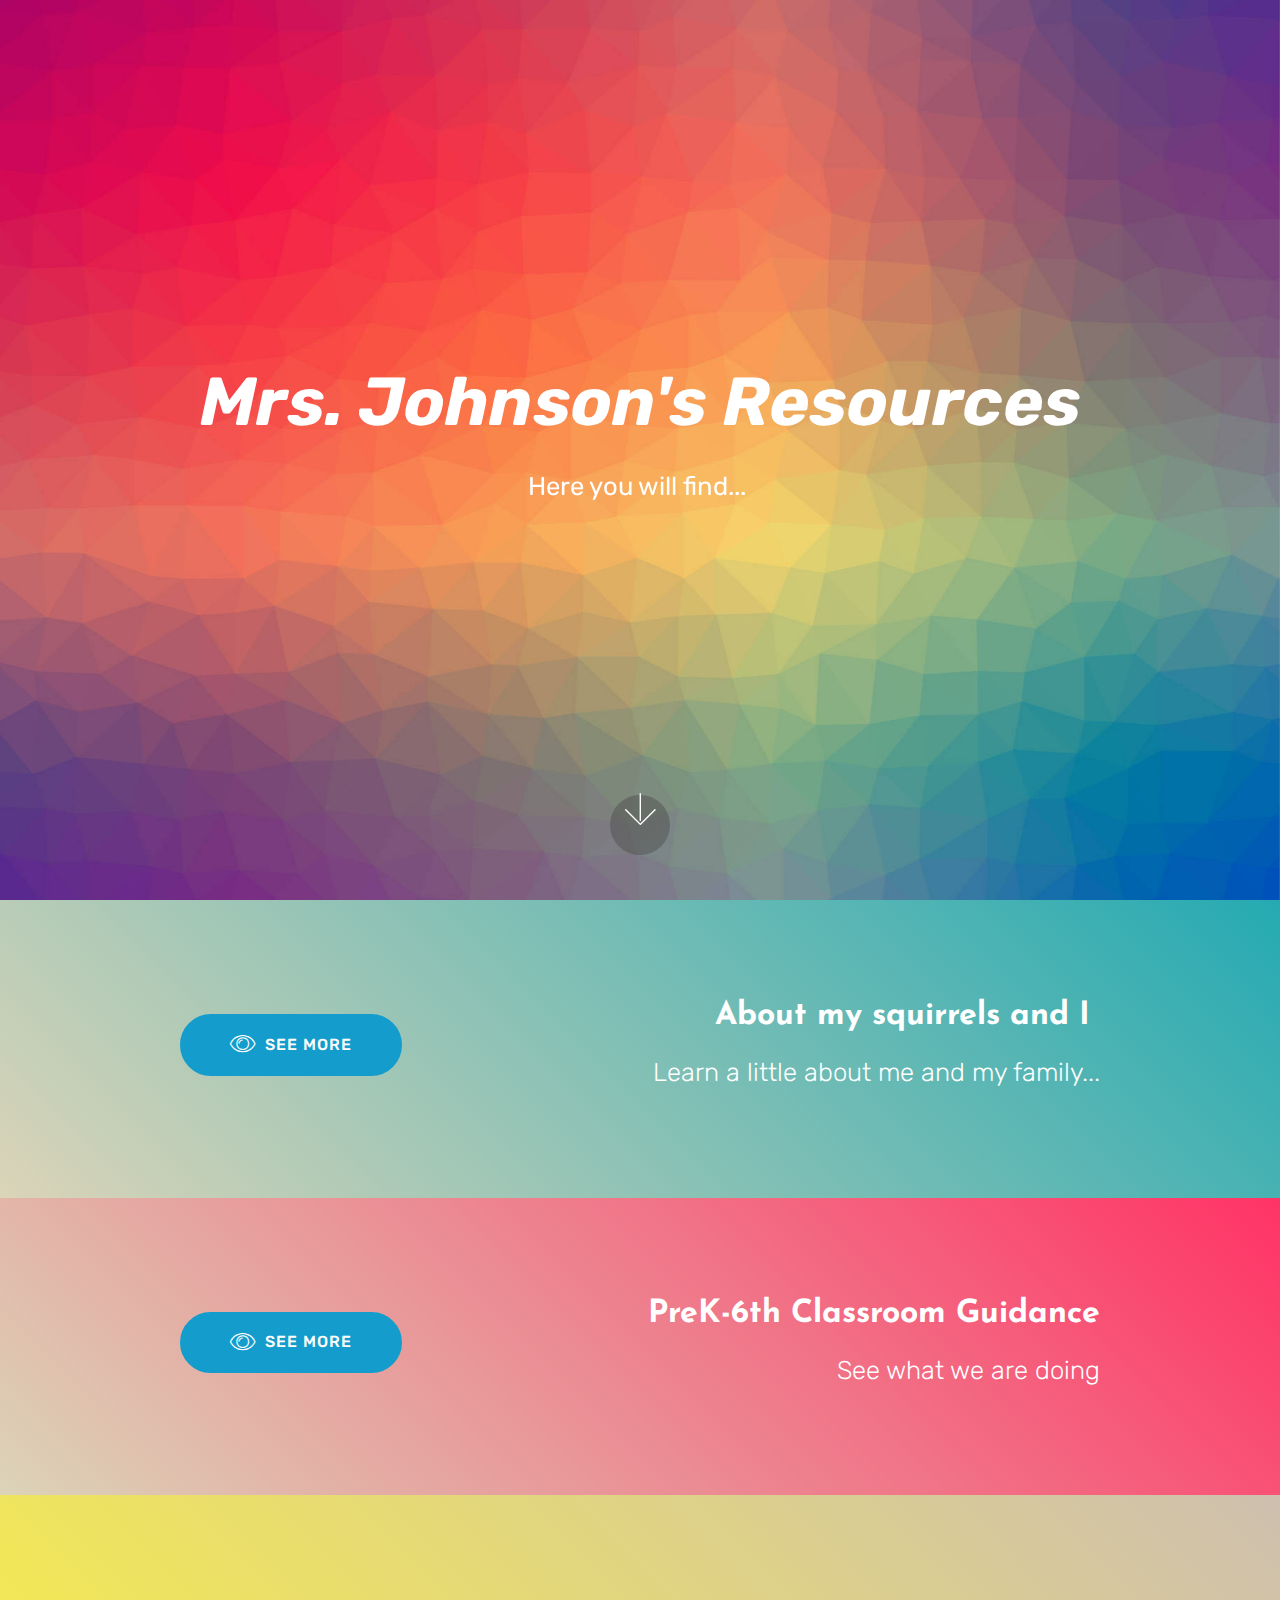
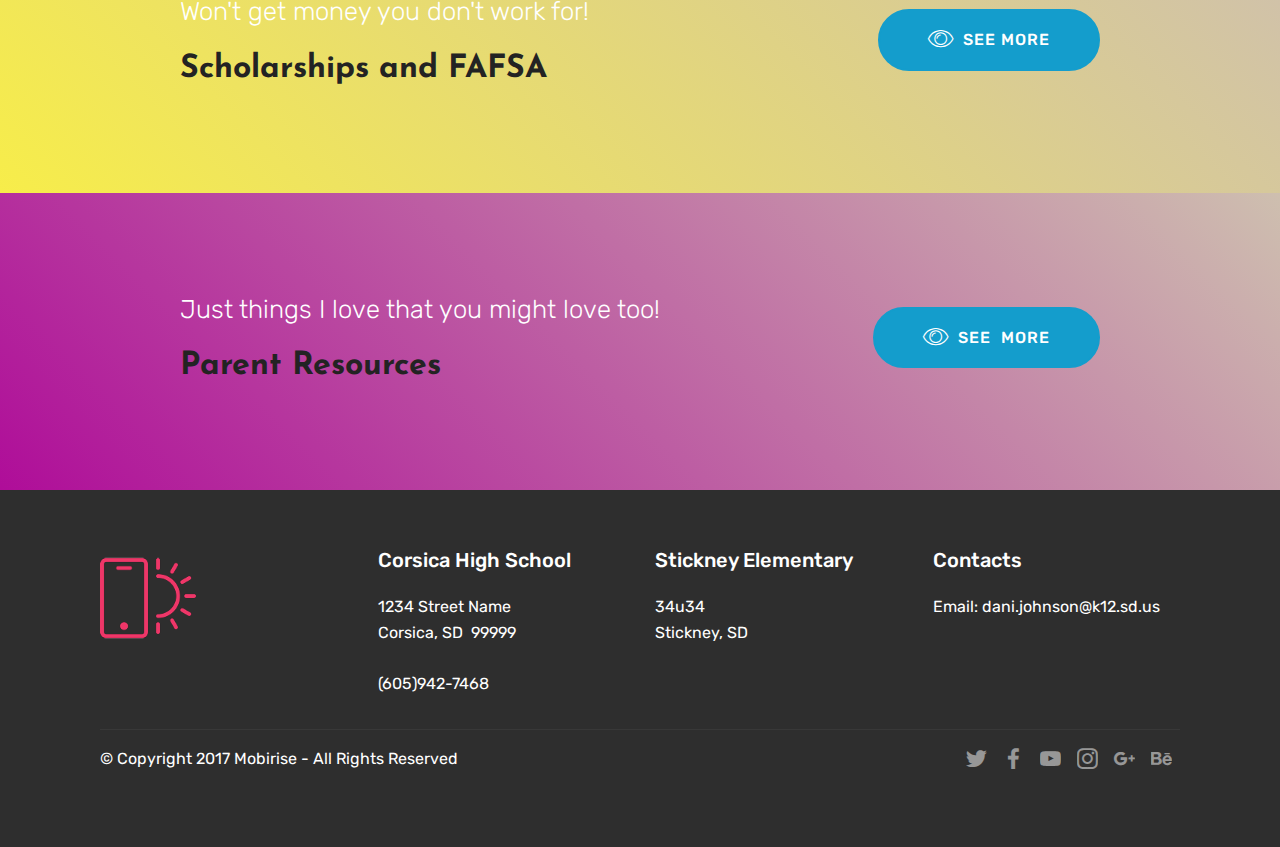
<file: index.html>
<!DOCTYPE html>
<html  >
<head>
  <!-- Site made with Mobirise Website Builder v4.10.3, https://mobirise.com -->
  <meta charset="UTF-8">
  <meta http-equiv="X-UA-Compatible" content="IE=edge">
  <meta name="generator" content="Mobirise v4.10.3, mobirise.com">
  <meta name="viewport" content="width=device-width, initial-scale=1, minimum-scale=1">
  <link rel="shortcut icon" href="assets/images/logo4.png" type="image/x-icon">
  <meta name="description" content="">
  
  <title>Mrs. Johnson's Ready Resources</title>
  <link rel="stylesheet" href="assets/web/assets/mobirise-icons/mobirise-icons.css">
  <link rel="stylesheet" href="assets/tether/tether.min.css">
  <link rel="stylesheet" href="assets/bootstrap/css/bootstrap.min.css">
  <link rel="stylesheet" href="assets/bootstrap/css/bootstrap-grid.min.css">
  <link rel="stylesheet" href="assets/bootstrap/css/bootstrap-reboot.min.css">
  <link rel="stylesheet" href="assets/socicon/css/styles.css">
  <link rel="stylesheet" href="assets/theme/css/style.css">
  <link rel="stylesheet" href="assets/mobirise/css/mbr-additional.css" type="text/css">
  
  
  
</head>
<body>
  <section class="cid-qTkA127IK8 mbr-fullscreen mbr-parallax-background" id="header2-1">

    

    

    <div class="container align-center">
        <div class="row justify-content-md-center">
            <div class="mbr-white col-md-10">
                <h1 class="mbr-section-title mbr-bold pb-3 mbr-fonts-style display-1"><em>
                    Mrs. Johnson's Resources</em></h1>
                
                <p class="mbr-text pb-3 mbr-fonts-style display-5">Here you will find...&nbsp;</p>
                
            </div>
        </div>
    </div>
    <div class="mbr-arrow hidden-sm-down" aria-hidden="true">
        <a href="#next">
            <i class="mbri-down mbr-iconfont"></i>
        </a>
    </div>
</section>

<section class="engine"><a href="https://mobirise.info/g">build a website</a></section><section class="mbr-section info2 cid-rt0H9Jodh5" id="info2-3">

    

    

    <div class="container">
        <div class="row main justify-content-center">
            <div class="media-container-column col-12 col-lg-3 col-md-4">
                <div class="mbr-section-btn align-left py-4"><a class="btn btn-primary display-4" href="page1.html">
                    <span class="mbri-preview mbr-iconfont"></span>
                    SEE MORE
                    </a></div>
            </div>
            <div class="media-container-column title col-12 col-lg-7 col-md-6">
                <h2 class="align-right mbr-bold mbr-white pb-3 mbr-fonts-style display-2">About my squirrels and I&nbsp;</h2>
                <h3 class="mbr-section-subtitle align-right mbr-light mbr-white mbr-fonts-style display-5">
                    Learn a little about me and my family...</h3>
            </div>
        </div>
    </div>
</section>

<section class="mbr-section info2 cid-rt0HDAm2io" id="info2-4">

    

    

    <div class="container">
        <div class="row main justify-content-center">
            <div class="media-container-column col-12 col-lg-3 col-md-4">
                <div class="mbr-section-btn align-left py-4"><a class="btn btn-primary display-4" href="https://mobirise.co">
                    <span class="mbri-preview mbr-iconfont"></span>
                    SEE MORE
                    </a></div>
            </div>
            <div class="media-container-column title col-12 col-lg-7 col-md-6">
                <h2 class="align-right mbr-bold mbr-white pb-3 mbr-fonts-style display-2">PreK-6th Classroom Guidance</h2>
                <h3 class="mbr-section-subtitle align-right mbr-light mbr-white mbr-fonts-style display-5">
                    See what we are doing</h3>
            </div>
        </div>
    </div>
</section>

<section class="mbr-section info1 cid-rt16t8gSsg" id="info1-9">

    

    
    <div class="container">
        <div class="row justify-content-center content-row">
            <div class="media-container-column title col-12 col-lg-7 col-md-6">
                <h3 class="mbr-section-subtitle align-left mbr-light pb-3 mbr-fonts-style display-5">
                    Won't get money you don't work for!&nbsp;</h3>
                <h2 class="align-left mbr-bold mbr-fonts-style display-2">
                    Scholarships and FAFSA</h2>
            </div>
            <div class="media-container-column col-12 col-lg-3 col-md-4">
                <div class="mbr-section-btn align-right py-4"><a class="btn btn-primary display-4" href="page2.html"><span class="mbri-preview mbr-iconfont mbr-iconfont-btn"></span>SEE MORE</a></div>
            </div>
        </div>
    </div>
</section>

<section class="mbr-section info1 cid-rt175j8Tqx" id="info1-a">

    

    
    <div class="container">
        <div class="row justify-content-center content-row">
            <div class="media-container-column title col-12 col-lg-7 col-md-6">
                <h3 class="mbr-section-subtitle align-left mbr-light pb-3 mbr-fonts-style display-5">
                    Just things I love that you might love too!&nbsp;</h3>
                <h2 class="align-left mbr-bold mbr-fonts-style display-2">
                    Parent Resources</h2>
            </div>
            <div class="media-container-column col-12 col-lg-3 col-md-4">
                <div class="mbr-section-btn align-right py-4"><a class="btn btn-primary display-4" href="https://mobirise.co"><span class="mbri-preview mbr-iconfont mbr-iconfont-btn"></span>SEE &nbsp;MORE</a></div>
            </div>
        </div>
    </div>
</section>

<section class="cid-qTkAaeaxX5" id="footer1-2">

    

    

    <div class="container">
        <div class="media-container-row content text-white">
            <div class="col-12 col-md-3">
                <div class="media-wrap">
                    <a href="https://mobirise.com/">
                        <img src="assets/images/logo2.png" alt="Mobirise">
                    </a>
                </div>
            </div>
            <div class="col-12 col-md-3 mbr-fonts-style display-7">
                <h5 class="pb-3">
                    Corsica High School&nbsp;</h5>
                <p class="mbr-text">
                    1234 Street Name
                    <br>Corsica, SD &nbsp;99999<br><br>(605)942-7468
                </p>
            </div>
            <div class="col-12 col-md-3 mbr-fonts-style display-7">
                <h5 class="pb-3">Stickney Elementary</h5>
                <p class="mbr-text">34u34<br>Stickney, SD&nbsp;</p>
            </div>
            <div class="col-12 col-md-3 mbr-fonts-style display-7">
                <h5 class="pb-3">
                    Contacts
                </h5>
                <p class="mbr-text">Email: dani.johnson@k12.sd.us<br><br></p>
            </div>
        </div>
        <div class="footer-lower">
            <div class="media-container-row">
                <div class="col-sm-12">
                    <hr>
                </div>
            </div>
            <div class="media-container-row mbr-white">
                <div class="col-sm-6 copyright">
                    <p class="mbr-text mbr-fonts-style display-7">
                        © Copyright 2017 Mobirise - All Rights Reserved
                    </p>
                </div>
                <div class="col-md-6">
                    <div class="social-list align-right">
                        <div class="soc-item">
                            <a href="https://twitter.com/mobirise" target="_blank">
                                <span class="socicon-twitter socicon mbr-iconfont mbr-iconfont-social"></span>
                            </a>
                        </div>
                        <div class="soc-item">
                            <a href="https://www.facebook.com/pages/Mobirise/1616226671953247" target="_blank">
                                <span class="socicon-facebook socicon mbr-iconfont mbr-iconfont-social"></span>
                            </a>
                        </div>
                        <div class="soc-item">
                            <a href="https://www.youtube.com/c/mobirise" target="_blank">
                                <span class="socicon-youtube socicon mbr-iconfont mbr-iconfont-social"></span>
                            </a>
                        </div>
                        <div class="soc-item">
                            <a href="https://instagram.com/mobirise" target="_blank">
                                <span class="socicon-instagram socicon mbr-iconfont mbr-iconfont-social"></span>
                            </a>
                        </div>
                        <div class="soc-item">
                            <a href="https://plus.google.com/u/0/+Mobirise" target="_blank">
                                <span class="socicon-googleplus socicon mbr-iconfont mbr-iconfont-social"></span>
                            </a>
                        </div>
                        <div class="soc-item">
                            <a href="https://www.behance.net/Mobirise" target="_blank">
                                <span class="socicon-behance socicon mbr-iconfont mbr-iconfont-social"></span>
                            </a>
                        </div>
                    </div>
                </div>
            </div>
        </div>
    </div>
</section>


  <script src="assets/web/assets/jquery/jquery.min.js"></script>
  <script src="assets/popper/popper.min.js"></script>
  <script src="assets/tether/tether.min.js"></script>
  <script src="assets/bootstrap/js/bootstrap.min.js"></script>
  <script src="assets/smoothscroll/smooth-scroll.js"></script>
  <script src="assets/parallax/jarallax.min.js"></script>
  <script src="assets/theme/js/script.js"></script>
  
  
</body>
</html>
</file>
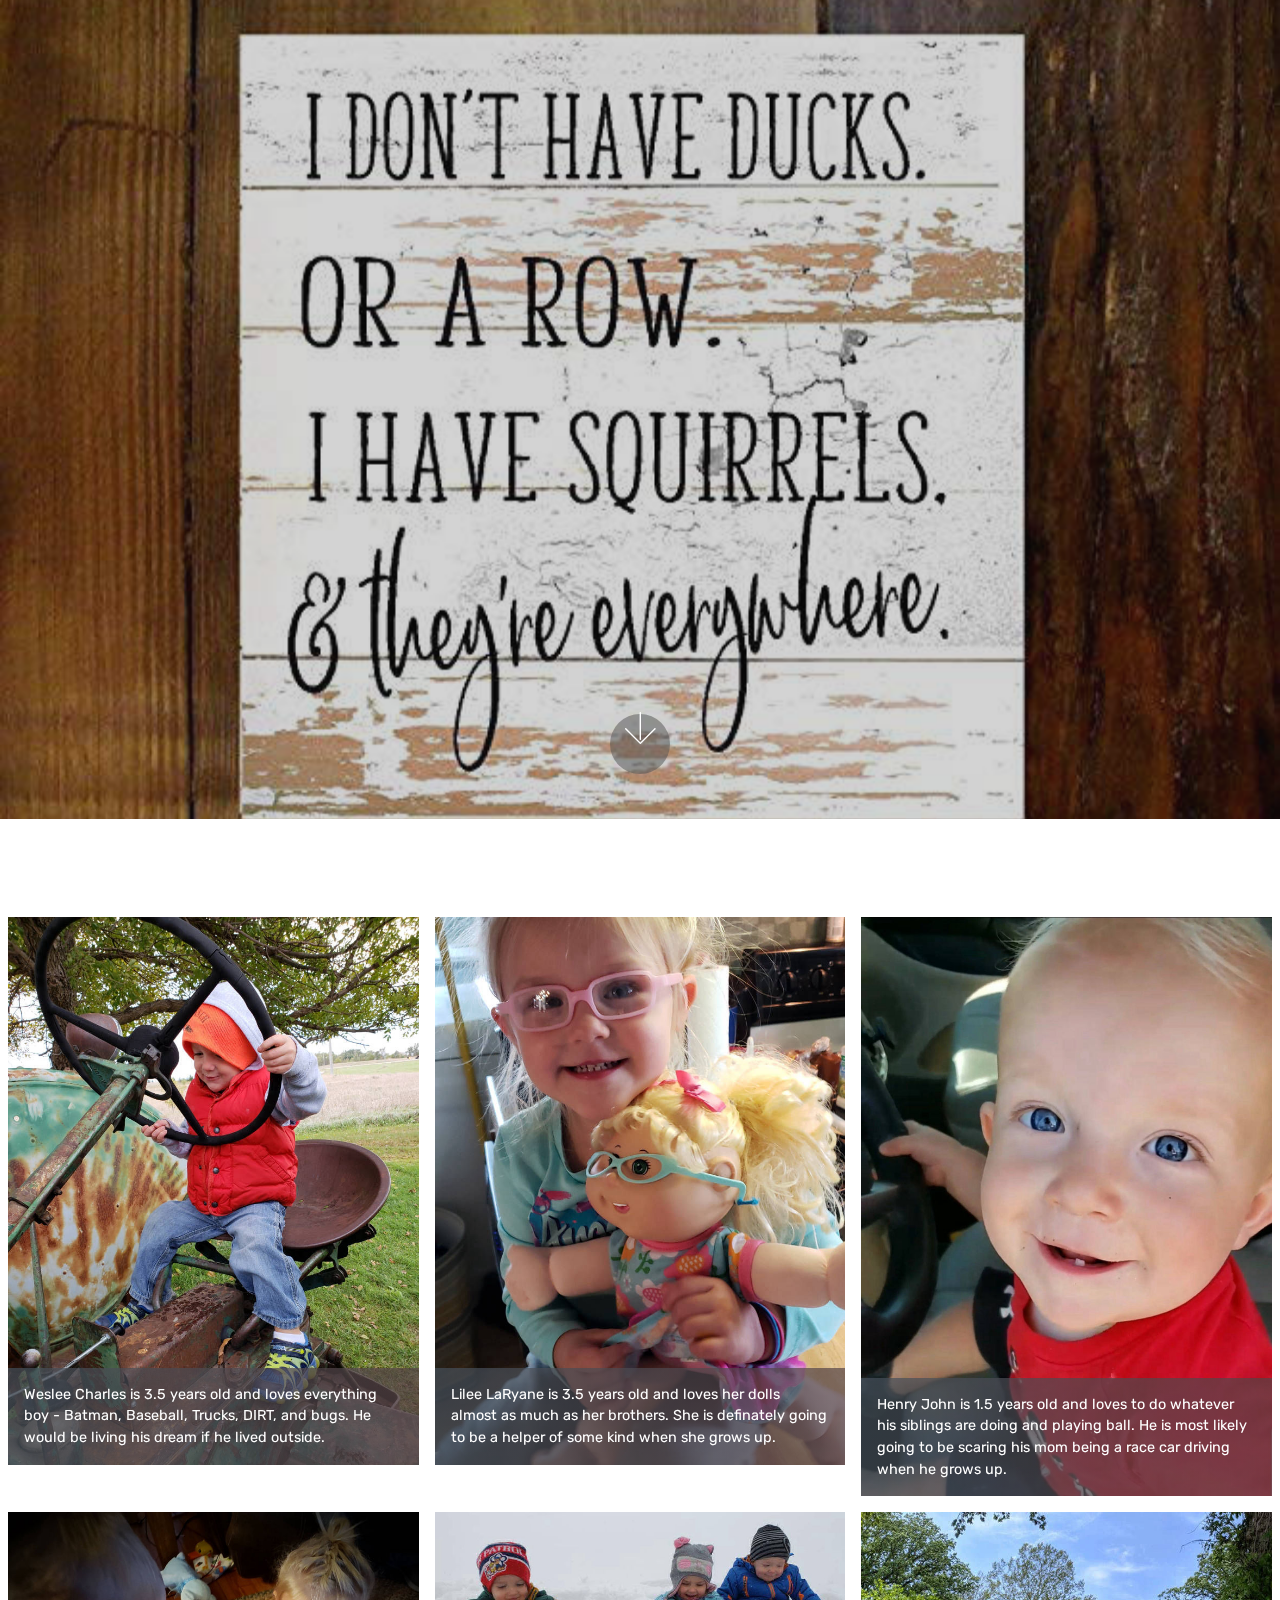
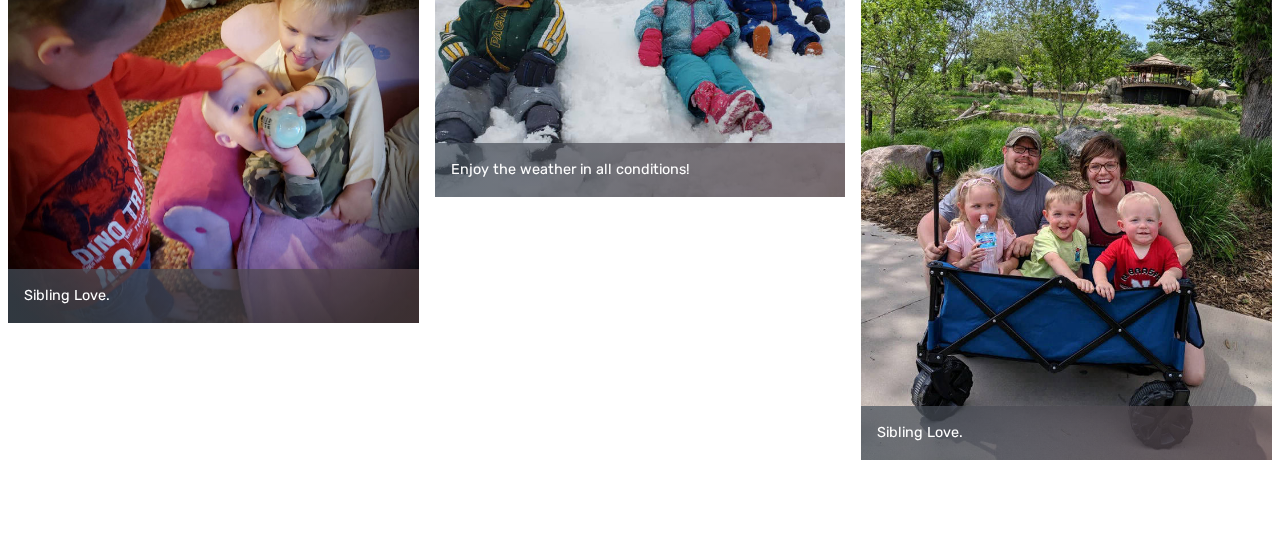
<file: page1.html>
<!DOCTYPE html>
<html  >
<head>
  <!-- Site made with Mobirise Website Builder v4.10.3, https://mobirise.com -->
  <meta charset="UTF-8">
  <meta http-equiv="X-UA-Compatible" content="IE=edge">
  <meta name="generator" content="Mobirise v4.10.3, mobirise.com">
  <meta name="viewport" content="width=device-width, initial-scale=1, minimum-scale=1">
  <link rel="shortcut icon" href="assets/images/logo4.png" type="image/x-icon">
  <meta name="description" content="Web Page Creator Description">
  
  <title>My Squirrels and I</title>
  <link rel="stylesheet" href="assets/web/assets/mobirise-icons/mobirise-icons.css">
  <link rel="stylesheet" href="assets/tether/tether.min.css">
  <link rel="stylesheet" href="assets/bootstrap/css/bootstrap.min.css">
  <link rel="stylesheet" href="assets/bootstrap/css/bootstrap-grid.min.css">
  <link rel="stylesheet" href="assets/bootstrap/css/bootstrap-reboot.min.css">
  <link rel="stylesheet" href="assets/dropdown/css/style.css">
  <link rel="stylesheet" href="assets/theme/css/style.css">
  <link rel="stylesheet" href="assets/gallery/style.css">
  <link rel="stylesheet" href="assets/mobirise/css/mbr-additional.css" type="text/css">
  
  
  
</head>
<body>
  <section class="menu cid-qTkzRZLJNu" once="menu" id="menu1-5">

    

    <nav class="navbar navbar-expand beta-menu navbar-dropdown align-items-center navbar-toggleable-sm bg-color transparent">
        <button class="navbar-toggler navbar-toggler-right" type="button" data-toggle="collapse" data-target="#navbarSupportedContent" aria-controls="navbarSupportedContent" aria-expanded="false" aria-label="Toggle navigation">
            <div class="hamburger">
                <span></span>
                <span></span>
                <span></span>
                <span></span>
            </div>
        </button>
        <div class="menu-logo">
            <div class="navbar-brand">
                
                
            </div>
        </div>
        <div class="collapse navbar-collapse" id="navbarSupportedContent">
            
            
        </div>
    </nav>
</section>

<section class="engine"><a href="https://mobirise.info/u">bootstrap html templates</a></section><section class="header12 cid-rt0IkVkL9h mbr-parallax-background" id="header12-6">

    

    <div class="mbr-overlay" style="opacity: 0.2; background-color: rgb(35, 35, 35);">
    </div>

    <div class="container  ">
            <div class="media-container">
                <div class="col-md-12 align-center">
                    <h1 class="mbr-section-title pb-3 mbr-white mbr-bold mbr-fonts-style display-1">
                        <br><br><br><br><br></h1>
                    
                    

                    <div class="icons-media-container mbr-white">
                        <div class="card col-12 col-md-6 col-lg-3">
                            
                            <h5 class="mbr-fonts-style display-2"></h5>
                        </div>

                        <div class="card col-12 col-md-6 col-lg-3">
                            
                            <h5 class="mbr-fonts-style display-5"><br><br></h5>
                        </div>

                        <div class="card col-12 col-md-6 col-lg-3">
                            
                            <h5 class="mbr-fonts-style display-5"><br><br></h5>
                        </div>

                        <div class="card col-12 col-md-6 col-lg-3">
                            
                            <h5 class="mbr-fonts-style display-5"><br><br></h5>
                        </div>
                    </div>
                </div>
            </div>
    </div>

    <div class="mbr-arrow hidden-sm-down" aria-hidden="true">
        <a href="#next">
            <i class="mbri-down mbr-iconfont"></i>
        </a>
    </div>
</section>

<section class="mbr-gallery mbr-slider-carousel cid-rt0Ky2Y4r1" id="gallery4-7">

    

    <div>
        <div><!-- Gallery --><div class="gallery-row"><div class="mbr-gallery-layout-default"><div><div class="row-first row justify-content-center m-0"><div class="mbr-gallery-item col-lg-4 col-md-4 col-sm-12 p-2" data-video-url="false"><div href="#lb-gallery4-7" data-slide-to="0" data-toggle="modal"><img src="assets/images/resized-20181013-1655351-756x1008-756x1008.jpg" alt="" title=""><span class="icon-focus"></span><span class="mbr-gallery-title mbr-fonts-style display-7">Weslee Charles is 3.5 years old and loves everything boy - Batman, Baseball, Trucks, DIRT, and bugs. He would be living his dream if he lived outside. &nbsp;</span></div></div><div class="mbr-gallery-item col-lg-4 col-md-4 col-sm-12 p-2" data-video-url="false"><div href="#lb-gallery4-7" data-slide-to="1" data-toggle="modal"><img src="assets/images/resized-20181110-1038331-756x1008-756x1008.jpg" alt="" title=""><span class="icon-focus"></span><span class="mbr-gallery-title mbr-fonts-style display-7">Lilee LaRyane is 3.5 years old and loves her dolls almost as much as her brothers. She is definately going to be a helper of some kind when she grows up.&nbsp;</span></div></div><div class="mbr-gallery-item col-lg-4 col-md-4 col-sm-12 p-2" data-video-url="false"><div href="#lb-gallery4-7" data-slide-to="2" data-toggle="modal"><img src="assets/images/henry4-1067x1504-800x1128.jpg" alt="" title=""><span class="icon-focus"></span><span class="mbr-gallery-title mbr-fonts-style display-7">Henry John is 1.5 years old and loves to do whatever his siblings are doing and playing ball. He is most likely going to be scaring his mom being a race car driving when he grows up.</span></div></div></div><div class="row-second row justify-content-center m-0"><div class="mbr-gallery-item col-lg-4 col-md-4 col-sm-12 p-2" data-video-url="false"><div href="#lb-gallery4-7" data-slide-to="3" data-toggle="modal"><img src="assets/images/resized-20181201-0815181-2000x2000-800x800.jpg" alt="" title=""><span class="icon-focus"></span><span class="mbr-gallery-title mbr-fonts-style display-7">Sibling Love.</span></div></div><div class="mbr-gallery-item col-lg-4 col-md-4 col-sm-12 p-2" data-video-url="false"><div href="#lb-gallery4-7" data-slide-to="4" data-toggle="modal"><img src="assets/images/kids-960x666-800x555.jpg" alt="" title=""><span class="icon-focus"></span><span class="mbr-gallery-title mbr-fonts-style display-7">Enjoy the weather in all conditions!&nbsp;</span></div></div><div class="mbr-gallery-item col-lg-4 col-md-4 col-sm-12 p-2" data-video-url="false"><div href="#lb-gallery4-7" data-slide-to="5" data-toggle="modal"><img src="assets/images/fam-720x960-720x960.jpg" alt="" title=""><span class="icon-focus"></span><span class="mbr-gallery-title mbr-fonts-style display-7">Sibling Love.</span></div></div></div></div><div class="clearfix"></div></div></div><!-- Lightbox --><div data-app-prevent-settings="" class="mbr-slider modal fade carousel slide" tabindex="-1" data-keyboard="true" data-interval="false" id="lb-gallery4-7"><div class="modal-dialog"><div class="modal-content"><div class="modal-body"><div class="carousel-inner"><div class="carousel-item"><img src="assets/images/resized-20181013-1655351-756x1008.jpg" alt="" title=""></div><div class="carousel-item"><img src="assets/images/resized-20181110-1038331-756x1008.jpg" alt="" title=""></div><div class="carousel-item"><img src="assets/images/henry4-1067x1504.jpg" alt="" title=""></div><div class="carousel-item active"><img src="assets/images/resized-20181201-0815181-2000x2000.jpg" alt="" title=""></div><div class="carousel-item"><img src="assets/images/kids-960x666.jpg" alt="" title=""></div><div class="carousel-item"><img src="assets/images/fam-720x960.jpg" alt="" title=""></div></div><a class="carousel-control carousel-control-prev" role="button" data-slide="prev" href="#lb-gallery4-7"><span class="mbri-left mbr-iconfont" aria-hidden="true"></span><span class="sr-only">Previous</span></a><a class="carousel-control carousel-control-next" role="button" data-slide="next" href="#lb-gallery4-7"><span class="mbri-right mbr-iconfont" aria-hidden="true"></span><span class="sr-only">Next</span></a><a class="close" href="#" role="button" data-dismiss="modal"><span class="sr-only">Close</span></a></div></div></div></div></div>
    </div>

</section>


  <script src="assets/web/assets/jquery/jquery.min.js"></script>
  <script src="assets/popper/popper.min.js"></script>
  <script src="assets/tether/tether.min.js"></script>
  <script src="assets/bootstrap/js/bootstrap.min.js"></script>
  <script src="assets/smoothscroll/smooth-scroll.js"></script>
  <script src="assets/dropdown/js/script.min.js"></script>
  <script src="assets/touchswipe/jquery.touch-swipe.min.js"></script>
  <script src="assets/bootstrapcarouselswipe/bootstrap-carousel-swipe.js"></script>
  <script src="assets/parallax/jarallax.min.js"></script>
  <script src="assets/masonry/masonry.pkgd.min.js"></script>
  <script src="assets/imagesloaded/imagesloaded.pkgd.min.js"></script>
  <script src="assets/vimeoplayer/jquery.mb.vimeo_player.js"></script>
  <script src="assets/theme/js/script.js"></script>
  <script src="assets/gallery/player.min.js"></script>
  <script src="assets/gallery/script.js"></script>
  <script src="assets/slidervideo/script.js"></script>
  
  
</body>
</html>
</file>
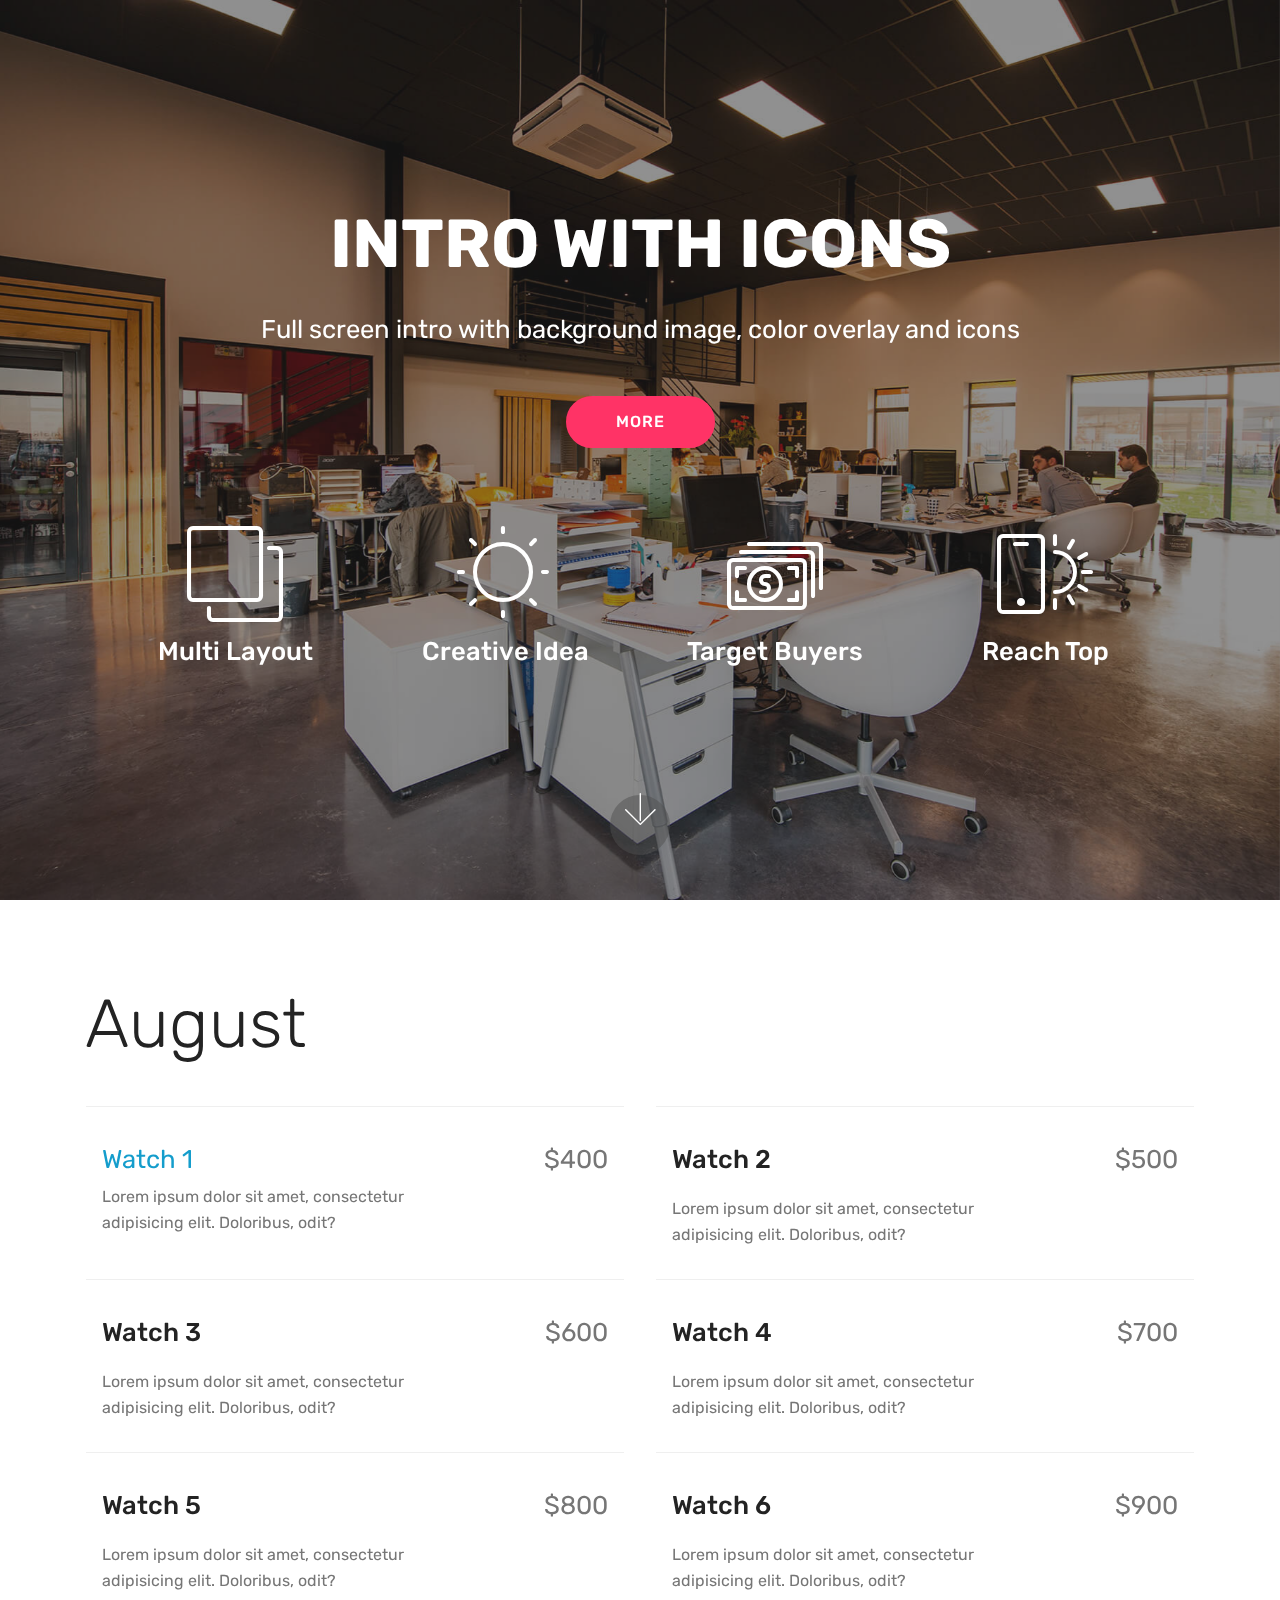
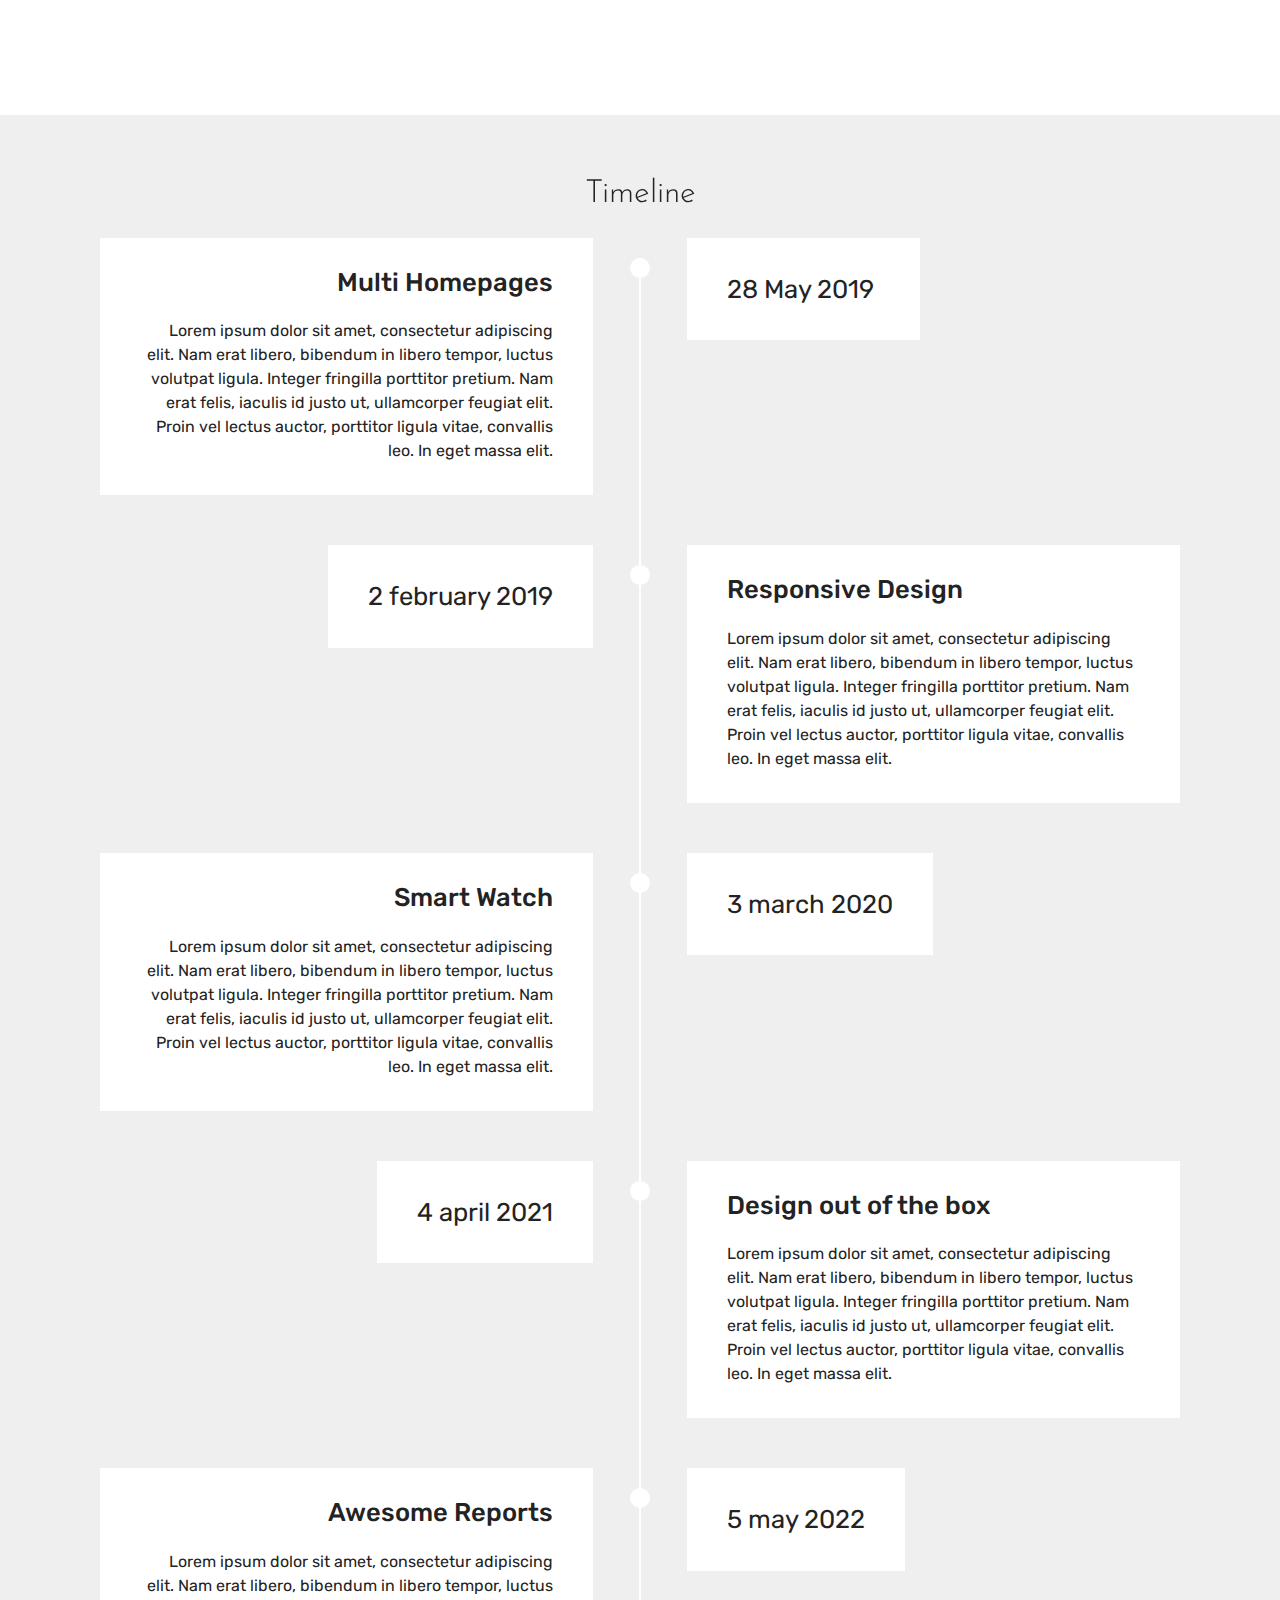
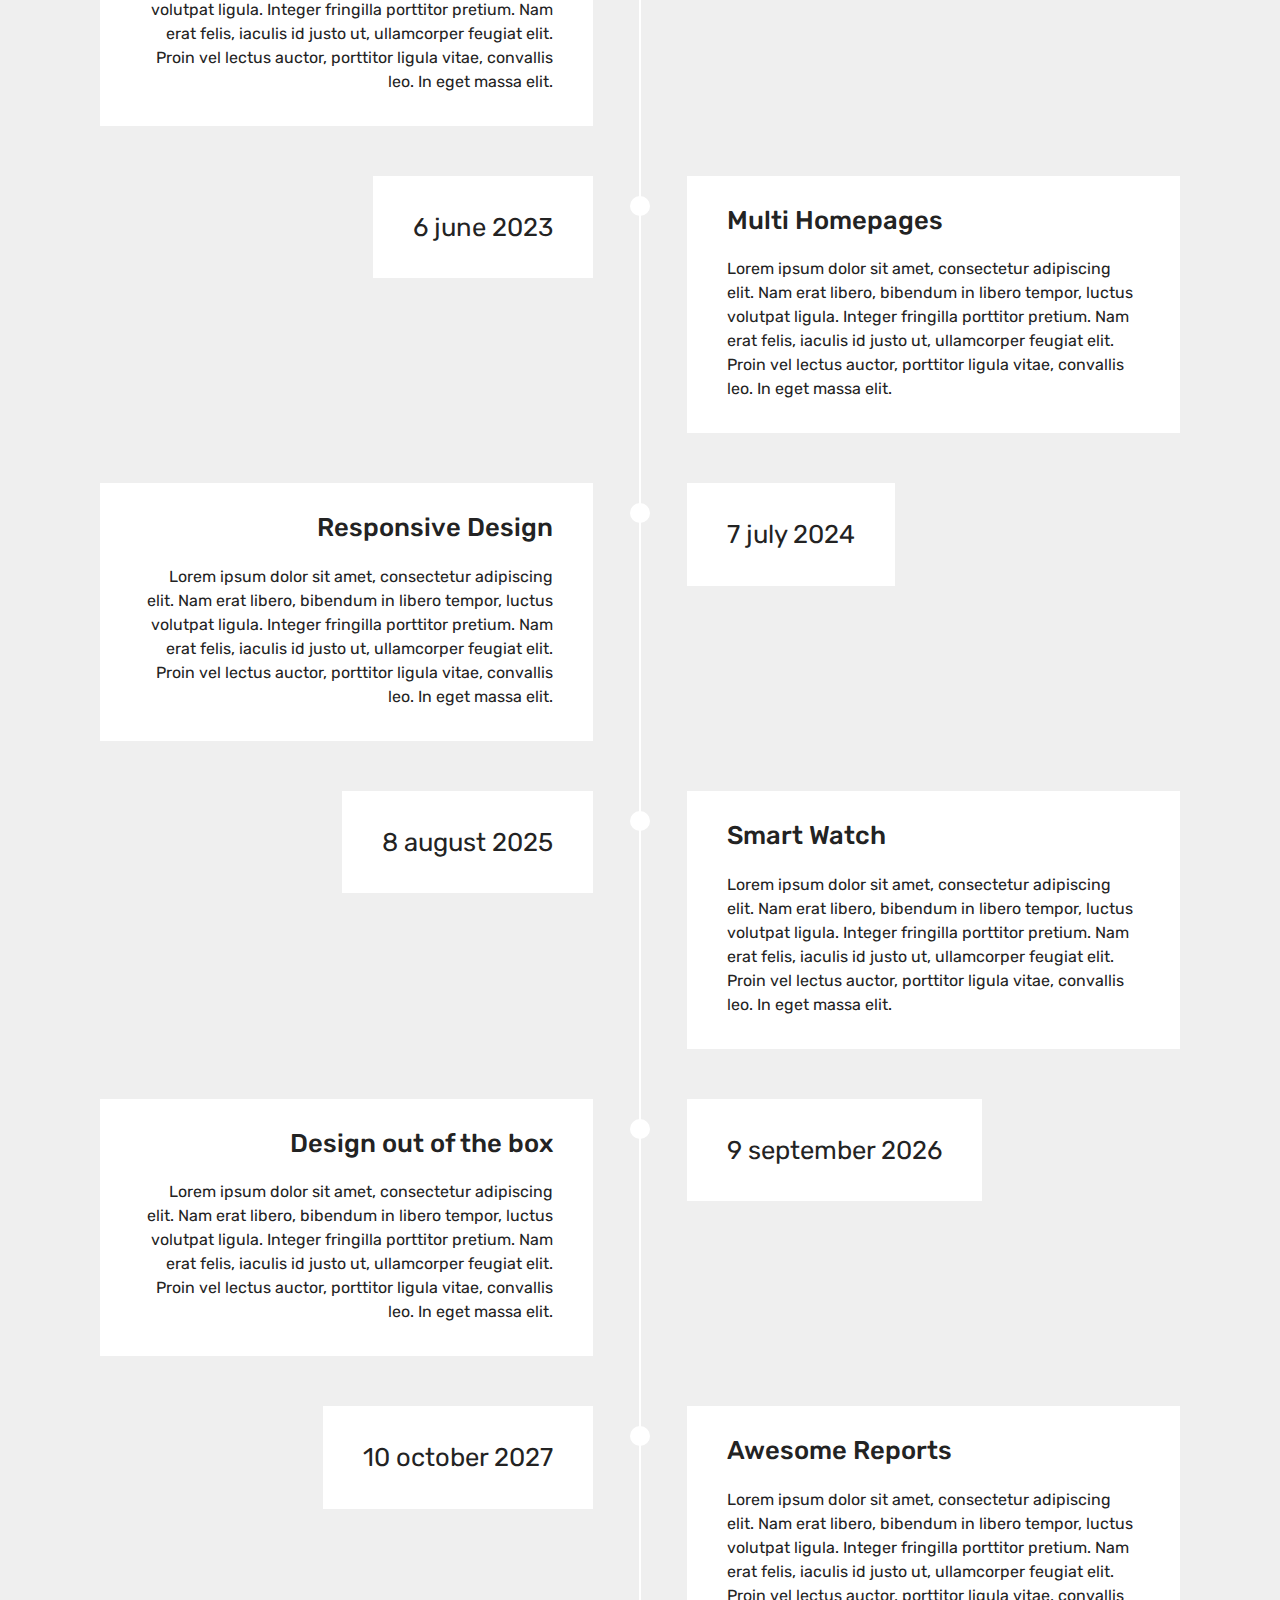
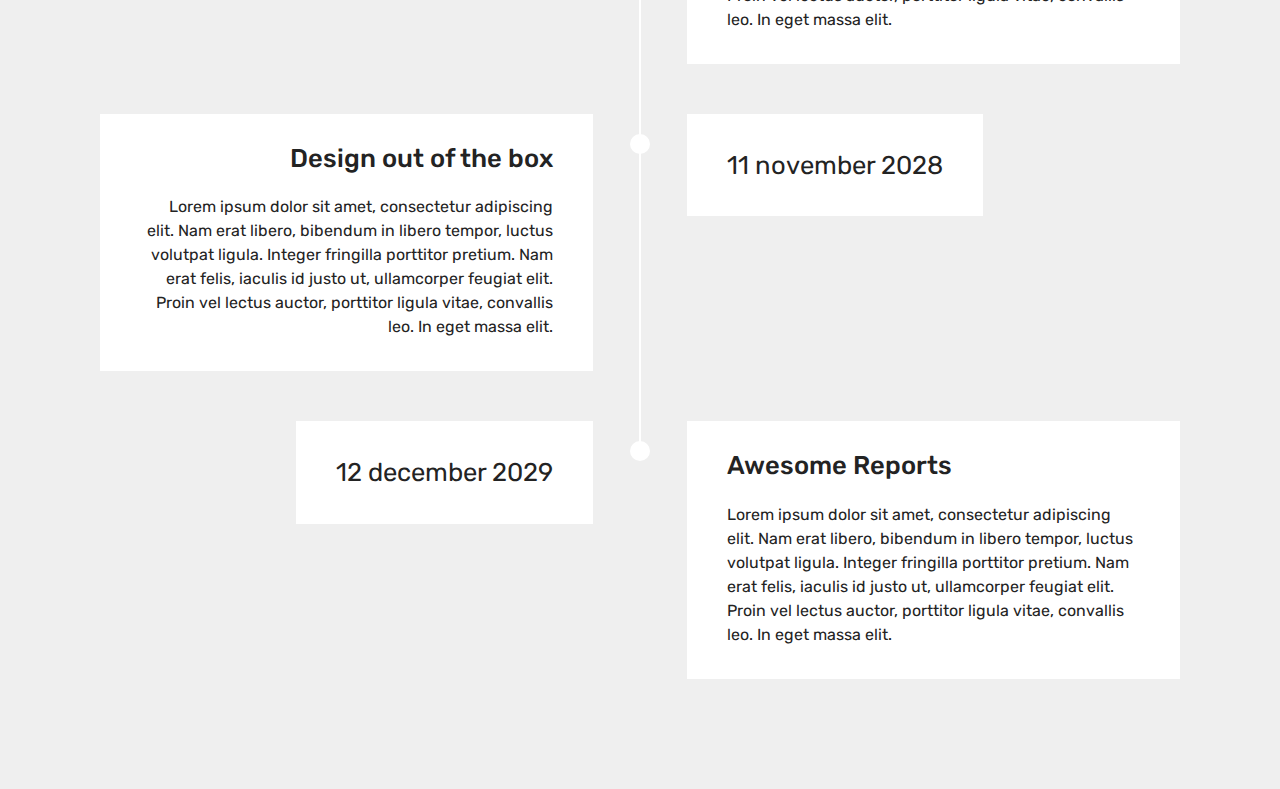
<file: page2.html>
<!DOCTYPE html>
<html  >
<head>
  <!-- Site made with Mobirise Website Builder v4.10.3, https://mobirise.com -->
  <meta charset="UTF-8">
  <meta http-equiv="X-UA-Compatible" content="IE=edge">
  <meta name="generator" content="Mobirise v4.10.3, mobirise.com">
  <meta name="viewport" content="width=device-width, initial-scale=1, minimum-scale=1">
  <link rel="shortcut icon" href="assets/images/logo4.png" type="image/x-icon">
  <meta name="description" content="Web Site Creator Description">
  
  <title>Scholarships</title>
  <link rel="stylesheet" href="assets/web/assets/mobirise-icons/mobirise-icons.css">
  <link rel="stylesheet" href="assets/tether/tether.min.css">
  <link rel="stylesheet" href="assets/bootstrap/css/bootstrap.min.css">
  <link rel="stylesheet" href="assets/bootstrap/css/bootstrap-grid.min.css">
  <link rel="stylesheet" href="assets/bootstrap/css/bootstrap-reboot.min.css">
  <link rel="stylesheet" href="assets/theme/css/style.css">
  <link rel="stylesheet" href="assets/mobirise/css/mbr-additional.css" type="text/css">
  
  
  
</head>
<body>
  <section class="header12 cid-rt1akxfy3g mbr-fullscreen mbr-parallax-background" id="header12-b">

    

    <div class="mbr-overlay" style="opacity: 0.5; background-color: rgb(35, 35, 35);">
    </div>

    <div class="container  ">
            <div class="media-container">
                <div class="col-md-12 align-center">
                    <h1 class="mbr-section-title pb-3 mbr-white mbr-bold mbr-fonts-style display-1">
                        INTRO WITH ICONS
                    </h1>
                    <p class="mbr-text pb-3 mbr-white mbr-fonts-style display-5">
                        Full screen intro with background image, color overlay and icons
                    </p>
                    <div class="mbr-section-btn align-center py-2">
                        <a class="btn btn-md btn-secondary display-4" href="https://mobirise.co">MORE</a>
                    </div>

                    <div class="icons-media-container mbr-white">
                        <div class="card col-12 col-md-6 col-lg-3">
                            <div class="icon-block">
                            <a href="https://mobirise.co/">
                                <span class="mbri-layers mbr-iconfont"></span>
                            </a>
                            </div>
                            <h5 class="mbr-fonts-style display-5">
                                Multi Layout
                            </h5>
                        </div>

                        <div class="card col-12 col-md-6 col-lg-3">
                            <div class="icon-block">
                                <a href="https://mobirise.co/">
                                    <span class="mbri-sun mbr-iconfont"></span>
                                </a>
                            </div>
                            <h5 class="mbr-fonts-style display-5">
                                Creative Idea
                            </h5>
                        </div>

                        <div class="card col-12 col-md-6 col-lg-3">
                            <div class="icon-block">
                                <a href="https://mobirise.co/">
                                    <span class="mbri-cash mbr-iconfont"></span>
                                </a>
                            </div>
                            <h5 class="mbr-fonts-style display-5">
                                Target Buyers
                            </h5>
                        </div>

                        <div class="card col-12 col-md-6 col-lg-3">
                            <div class="icon-block">
                                <a href="https://mobirise.co/">
                                    <span class="mbri-mobirise mbr-iconfont"></span>
                                </a>
                            </div>
                            <h5 class="mbr-fonts-style display-5">
                                Reach Top
                            </h5>
                        </div>
                    </div>
                </div>
            </div>
    </div>

    <div class="mbr-arrow hidden-sm-down" aria-hidden="true">
        <a href="#next">
            <i class="mbri-down mbr-iconfont"></i>
        </a>
    </div>
</section>

<section class="engine"><a href="https://mobirise.info/u">bootstrap website templates</a></section><section class="services3 cid-rt1aHfTXAY" id="services3-c">
    <!---->
    
    <!---->
    <!--Overlay-->
    
    <!--Container-->
    <div class="container">
        <div class="row">
            <!--Titles-->
            <div class="title pb-5 col-12">
                <h2 class="align-left mbr-fonts-style display-1">
                    August</h2>
                
            </div>
            <!--Card-1-->
            <div class="card px-3 col-12 col-md-6">
                <div class="card-wrapper media-container-row media-container-row">
                    <div class="card-box">
                        <div class="top-line pb-1">
                            <h4 class="card-title mbr-fonts-style display-5">
                                <a href="https://docs.google.com/document/d/1UZcxQ7_PUzOQUDmc9eFqBb8rXpEpQBrvk5uYMZhvgWM/edit" target="_blank">Watch 1</a>
                            </h4>
                            <p class="mbr-text card-title cost mbr-fonts-style m-0 display-5">
                                $400
                            </p>
                        </div>
                        <div class="bottom-line">
                            <p class="mbr-text mbr-fonts-style display-7">
                                Lorem ipsum dolor sit amet, consectetur adipisicing elit. Doloribus, odit?
                            </p>
                        </div>
                    </div>
                </div>
            </div>
            <!--Card-2-->
            <div class="card px-3 col-12 col-md-6">
                <div class="card-wrapper media-container-row media-container-row">
                    <div class="card-box">
                        <div class="top-line pb-3">
                            <h4 class="card-title mbr-fonts-style display-5">
                                Watch 2
                            </h4>
                            <p class="mbr-text card-title cost mbr-fonts-style m-0 display-5">
                                $500
                            </p>
                        </div>
                        <div class="bottom-line">
                            <p class="mbr-text mbr-fonts-style display-7">
                                Lorem ipsum dolor sit amet, consectetur adipisicing elit. Doloribus, odit?
                            </p>
                        </div>
                    </div>
                </div>
            </div>
            <!--Card-3-->
            <div class="card px-3 col-12 col-md-6">
                <div class="card-wrapper media-container-row media-container-row">
                    <div class="card-box">
                        <div class="top-line pb-3">
                            <h4 class="card-title mbr-fonts-style display-5">
                                Watch 3
                            </h4>
                            <p class="mbr-text card-title cost mbr-fonts-style m-0 display-5">
                                $600
                            </p>
                        </div>
                        <div class="bottom-line">
                            <p class="mbr-text mbr-fonts-style display-7">
                                Lorem ipsum dolor sit amet, consectetur adipisicing elit. Doloribus, odit?
                            </p>
                        </div>
                    </div>
                </div>
            </div>
            <!--Card-4-->
            <div class="card px-3 col-12 col-md-6">
                <div class="card-wrapper media-container-row media-container-row">
                    <div class="card-box">
                        <div class="top-line pb-3">
                            <h4 class="card-title mbr-fonts-style display-5">
                                Watch 4
                            </h4>
                            <p class="mbr-text card-title cost mbr-fonts-style m-0 display-5">
                                $700
                            </p>
                        </div>
                        <div class="bottom-line">
                            <p class="mbr-text mbr-fonts-style display-7">
                                Lorem ipsum dolor sit amet, consectetur adipisicing elit. Doloribus, odit?
                            </p>
                        </div>
                    </div>
                </div>
            </div>
            <!--Card-5-->
            <div class="card px-3 col-12 col-md-6">
                <div class="card-wrapper media-container-row media-container-row">
                    <div class="card-box">
                        <div class="top-line pb-3">
                            <h4 class="card-title mbr-fonts-style display-5">
                                Watch 5
                            </h4>
                            <p class="mbr-text card-title cost mbr-fonts-style m-0 display-5">
                                $800
                            </p>
                        </div>
                        <div class="bottom-line">
                            <p class="mbr-text mbr-fonts-style display-7">
                                Lorem ipsum dolor sit amet, consectetur adipisicing elit. Doloribus, odit?
                            </p>
                        </div>
                    </div>
                </div>
            </div>
            <!--Card-6-->
            <div class="card px-3 col-12 col-md-6">
                <div class="card-wrapper media-container-row media-container-row">
                    <div class="card-box">
                        <div class="top-line pb-3">
                            <h4 class="card-title mbr-fonts-style display-5">
                                Watch 6
                            </h4>
                            <p class="mbr-text card-title cost mbr-fonts-style m-0 display-5">
                                $900
                            </p>
                        </div>
                        <div class="bottom-line">
                            <p class="mbr-text mbr-fonts-style display-7">
                                Lorem ipsum dolor sit amet, consectetur adipisicing elit. Doloribus, odit?
                            </p>
                        </div>
                    </div>
                </div>
            </div>
            <!--Card-7-->
            
            <!--Card-8-->
            
            <!--Card-9-->
            
            <!--Card-10-->
            
            <!--Card-11-->
            
            <!--Card-12-->
            
        </div>
    </div>
</section>

<section class="timeline1 cid-rt1aRt0JVY" id="timeline1-d">

    

    

    <div class="container align-center">
        <h2 class="mbr-section-title pb-3 mbr-fonts-style display-2">
            Timeline
        </h2>
        

        <div class="container timelines-container" mbri-timelines="">
            <!--1-->
            <div class="row timeline-element reverse separline">
                 <div class="timeline-date-panel col-xs-12 col-md-6  align-left">         
                    <div class="time-line-date-content">
                        <p class="mbr-timeline-date mbr-fonts-style display-5">
                            28 May 2019&nbsp;</p>
                    </div>
                </div>
           <span class="iconBackground"></span>
            <div class="col-xs-12 col-md-6 align-right">
                <div class="timeline-text-content">
                    <h4 class="mbr-timeline-title pb-3 mbr-fonts-style display-5">
                        Multi Homepages
                    </h4>
                    <p class="mbr-timeline-text mbr-fonts-style display-7">
                        Lorem ipsum dolor sit amet, consectetur adipiscing elit. Nam erat libero, bibendum in libero tempor, luctus volutpat ligula. Integer fringilla porttitor pretium. Nam erat felis, iaculis id justo ut, ullamcorper feugiat elit. Proin vel lectus auctor, porttitor ligula vitae, convallis leo. In eget massa elit.
                    </p>
                 </div>
            </div>
            </div>
            <!--2-->
            <div class="row timeline-element  separline">
                <div class="timeline-date-panel col-xs-12 col-md-6 align-right">
                    <div class="time-line-date-content">
                        <p class="mbr-timeline-date mbr-fonts-style display-5">
                            2 february 2019  
                        </p>
                    </div>
                </div>
                <span class="iconBackground"></span>
                <div class="col-xs-12 col-md-6 align-left ">
                    <div class="timeline-text-content">
                        <h4 class="mbr-timeline-title pb-3 mbr-fonts-style display-5">
                            Responsive Design
                        </h4>
                        <p class="mbr-timeline-text mbr-fonts-style display-7">
                            Lorem ipsum dolor sit amet, consectetur adipiscing elit. Nam erat libero, bibendum in libero tempor, luctus volutpat ligula. Integer fringilla porttitor pretium. Nam erat felis, iaculis id justo ut, ullamcorper feugiat elit. Proin vel lectus auctor, porttitor ligula vitae, convallis leo. In eget massa elit.
                        </p>
                    </div>
                </div>
            </div>
            <!--3-->
            <div class="row timeline-element reverse separline">
                <div class="timeline-date-panel col-xs-12 col-md-6  align-left">
                    <div class="time-line-date-content">
                        <p class="mbr-timeline-date mbr-fonts-style display-5">
                            3 march 2020
                        </p>
                    </div>
                </div>
                <span class="iconBackground"></span>
                <div class="col-xs-12 col-md-6 align-right">
                    <div class="timeline-text-content">
                        <h4 class="mbr-timeline-title pb-3 mbr-fonts-style display-5">
                            Smart Watch
                        </h4>      
                        <p class="mbr-timeline-text mbr-fonts-style display-7">
                            Lorem ipsum dolor sit amet, consectetur adipiscing elit. Nam erat libero, bibendum in libero tempor, luctus volutpat ligula. Integer fringilla porttitor pretium. Nam erat felis, iaculis id justo ut, ullamcorper feugiat elit. Proin vel lectus auctor, porttitor ligula vitae, convallis leo. In eget massa elit.
                        </p>
                    </div>
                </div>
            </div>
            <!--4-->
            <div class="row timeline-element  separline">
                <div class="timeline-date-panel col-xs-12 col-md-6 align-right">
                    <div class="time-line-date-content">
                        <p class="mbr-timeline-date mbr-fonts-style display-5">
                            4 april 2021
                        </p>
                    </div>
                </div>
                <span class="iconBackground"></span>
                <div class="col-xs-12 col-md-6 align-left ">
                    <div class="timeline-text-content">
                        <h4 class="mbr-timeline-title pb-3 mbr-fonts-style display-5">
                            Design out of the box
                        </h4>
                        <p class="mbr-timeline-text mbr-fonts-style display-7">
                            Lorem ipsum dolor sit amet, consectetur adipiscing elit. Nam erat libero, bibendum in libero tempor, luctus volutpat ligula. Integer fringilla porttitor pretium. Nam erat felis, iaculis id justo ut, ullamcorper feugiat elit. Proin vel lectus auctor, porttitor ligula vitae, convallis leo. In eget massa elit.
                        </p>
                    </div>
                </div>
            </div>
            <!--5-->
            <div class="row timeline-element reverse separline">
                <div class="timeline-date-panel col-xs-12 col-md-6  align-left">
                    <div class="time-line-date-content">
                        <p class="mbr-timeline-date mbr-fonts-style display-5">
                            5 may 2022
                        </p>
                    </div>
                </div>
                <span class="iconBackground"></span>
                <div class="col-xs-12 col-md-6 align-right">
                    <div class="timeline-text-content">
                        <h4 class="mbr-timeline-title pb-3 mbr-fonts-style display-5">
                            Awesome Reports
                        </h4>
                        <p class="mbr-timeline-text mbr-fonts-style display-7">
                            Lorem ipsum dolor sit amet, consectetur adipiscing elit. Nam erat libero, bibendum in libero tempor, luctus volutpat ligula. Integer fringilla porttitor pretium. Nam erat felis, iaculis id justo ut, ullamcorper feugiat elit. Proin vel lectus auctor, porttitor ligula vitae, convallis leo. In eget massa elit.
                        </p>
                    </div>
                </div>
            </div>
            <!--6-->
            <div class="row timeline-element separline">
                <div class="timeline-date-panel col-xs-12 col-md-6 align-right">
                    <div class="time-line-date-content">
                       <p class="mbr-timeline-date mbr-fonts-style display-5">
                            6 june 2023
                        </p>
                    </div>
                </div>
                <span class="iconBackground"></span>
                <div class="col-xs-12 col-md-6 align-left ">
                    <div class="timeline-text-content">
                        <h4 class="mbr-timeline-title pb-3 mbr-fonts-style display-5">
                            Multi Homepages
                        </h4>
                        <p class="mbr-timeline-text mbr-fonts-style display-7">
                            Lorem ipsum dolor sit amet, consectetur adipiscing elit. Nam erat libero, bibendum in libero tempor, luctus volutpat ligula. Integer fringilla porttitor pretium. Nam erat felis, iaculis id justo ut, ullamcorper feugiat elit. Proin vel lectus auctor, porttitor ligula vitae, convallis leo. In eget massa elit.
                        </p>
                    </div>
                </div>
            </div>
            <!--7-->
            <div class="row timeline-element reverse separline">
                <div class="timeline-date-panel col-xs-12 col-md-6  align-left">
                    <div class="time-line-date-content">
                        <p class="mbr-timeline-date mbr-fonts-style display-5">
                           7 july 2024
                        </p>
                    </div>
                </div>
                <span class="iconBackground"></span>
                <div class="col-xs-12 col-md-6 align-right">
                    <div class="timeline-text-content">
                        <h4 class="mbr-timeline-title pb-3 mbr-fonts-style display-5">
                            Responsive Design
                        </h4>
                        <p class="mbr-timeline-text mbr-fonts-style display-7">
                            Lorem ipsum dolor sit amet, consectetur adipiscing elit. Nam erat libero, bibendum in libero tempor, luctus volutpat ligula. Integer fringilla porttitor pretium. Nam erat felis, iaculis id justo ut, ullamcorper feugiat elit. Proin vel lectus auctor, porttitor ligula vitae, convallis leo. In eget massa elit.
                        </p>
                    </div>
                </div>
            </div>
            <!--8-->
            <div class="row timeline-element separline">
                <div class="timeline-date-panel col-xs-12 col-md-6 align-right">
                    <div class="time-line-date-content">
                        <p class="mbr-timeline-date mbr-fonts-style display-5">
                           8 august 2025  
                        </p>
                    </div>
                </div>
                <span class="iconBackground"></span>
                <div class="col-xs-12 col-md-6 align-left ">
                    <div class="timeline-text-content">
                        <h4 class="mbr-timeline-title pb-3 mbr-fonts-style display-5">
                            Smart Watch
                        </h4>
                        <p class="mbr-timeline-text mbr-fonts-style display-7">
                            Lorem ipsum dolor sit amet, consectetur adipiscing elit. Nam erat libero, bibendum in libero tempor, luctus volutpat ligula. Integer fringilla porttitor pretium. Nam erat felis, iaculis id justo ut, ullamcorper feugiat elit. Proin vel lectus auctor, porttitor ligula vitae, convallis leo. In eget massa elit.
                        </p>
                    </div>
                </div>
            </div>
            <!--9-->
            <div class="row timeline-element reverse separline">
                <div class="timeline-date-panel col-xs-12 col-md-6  align-left">
                    <div class="time-line-date-content">
                        <p class="mbr-timeline-date mbr-fonts-style display-5">
                           9 september 2026
                        </p>
                    </div>
                </div>
                <span class="iconBackground"></span>
                <div class="col-xs-12 col-md-6 align-right">
                    <div class="timeline-text-content">
                        <h4 class="mbr-timeline-title pb-3 mbr-fonts-style display-5">
                            Design out of the box
                        </h4>

                        <p class="mbr-timeline-text mbr-fonts-style display-7">
                            Lorem ipsum dolor sit amet, consectetur adipiscing elit. Nam erat libero, bibendum in libero tempor, luctus volutpat ligula. Integer fringilla porttitor pretium. Nam erat felis, iaculis id justo ut, ullamcorper feugiat elit. Proin vel lectus auctor, porttitor ligula vitae, convallis leo. In eget massa elit.
                        </p>
                    </div>
                </div>
            </div>
            <!--10-->
            <div class="row timeline-element separline">
                <div class="timeline-date-panel col-xs-12 col-md-6 align-right">
                    <div class="time-line-date-content">
                       <p class="mbr-timeline-date mbr-fonts-style display-5">
                          10 october 2027
                        </p>
                    </div>
                </div>
                <span class="iconBackground"></span>
                <div class="col-xs-12 col-md-6 align-left ">
                    <div class="timeline-text-content">
                        <h4 class="mbr-timeline-title pb-3 mbr-fonts-style display-5">
                            Awesome Reports
                        </h4> 
                        <p class="mbr-timeline-text mbr-fonts-style display-7">
                            Lorem ipsum dolor sit amet, consectetur adipiscing elit. Nam erat libero, bibendum in libero tempor, luctus volutpat ligula. Integer fringilla porttitor pretium. Nam erat felis, iaculis id justo ut, ullamcorper feugiat elit. Proin vel lectus auctor, porttitor ligula vitae, convallis leo. In eget massa elit.
                        </p>
                    </div>
                </div>
            </div>
            <!--11-->
            <div class="row timeline-element reverse separline">
                <div class="timeline-date-panel col-xs-12 col-md-6  align-left">
                    <div class="time-line-date-content">
                       <p class="mbr-timeline-date mbr-fonts-style display-5">
                          11 november 2028
                        </p>
                    </div>
                </div>
                <span class="iconBackground"></span>
                <div class="col-xs-12 col-md-6 align-right">
                    <div class="timeline-text-content">
                        <h4 class="mbr-timeline-title pb-3 mbr-fonts-style display-5">
                            Design out of the box
                        </h4>
                        <p class="mbr-timeline-text mbr-fonts-style display-7">
                            Lorem ipsum dolor sit amet, consectetur adipiscing elit. Nam erat libero, bibendum in libero tempor, luctus volutpat ligula. Integer fringilla porttitor pretium. Nam erat felis, iaculis id justo ut, ullamcorper feugiat elit. Proin vel lectus auctor, porttitor ligula vitae, convallis leo. In eget massa elit.
                        </p>
                    </div>
                </div>
            </div>
            <!--12-->
            <div class="row timeline-element">
                <div class="timeline-date-panel col-xs-12 col-md-6 align-right">
                    <div class="time-line-date-content">
                        <p class="mbr-timeline-date mbr-fonts-style display-5">
                           12 december 2029
                        </p>
                    </div>
                </div>
                <span class="iconBackground"></span>
                <div class="col-xs-12 col-md-6 align-left ">
                    <div class="timeline-text-content">
                        <h4 class="mbr-timeline-title pb-3 mbr-fonts-style display-5">
                            Awesome Reports
                        </h4>
                        <p class="mbr-timeline-text mbr-fonts-style display-7">
                            Lorem ipsum dolor sit amet, consectetur adipiscing elit. Nam erat libero, bibendum in libero tempor, luctus volutpat ligula. Integer fringilla porttitor pretium. Nam erat felis, iaculis id justo ut, ullamcorper feugiat elit. Proin vel lectus auctor, porttitor ligula vitae, convallis leo. In eget massa elit.
                        </p>
                    </div>
                </div>
            </div>
        </div>
    </div>
</section>


  <script src="assets/web/assets/jquery/jquery.min.js"></script>
  <script src="assets/popper/popper.min.js"></script>
  <script src="assets/tether/tether.min.js"></script>
  <script src="assets/bootstrap/js/bootstrap.min.js"></script>
  <script src="assets/smoothscroll/smooth-scroll.js"></script>
  <script src="assets/vimeoplayer/jquery.mb.vimeo_player.js"></script>
  <script src="assets/parallax/jarallax.min.js"></script>
  <script src="assets/theme/js/script.js"></script>
  
  
</body>
</html>
</file>
<file: assets/web/assets/mobirise-icons/mobirise-icons.css>
@font-face {
  font-family: 'MobiriseIcons';
  src:  url('mobirise-icons.eot?spat4u');
  src:  url('mobirise-icons.eot?spat4u#iefix') format('embedded-opentype'),
    url('mobirise-icons.ttf?spat4u') format('truetype'),
    url('mobirise-icons.woff?spat4u') format('woff'),
    url('mobirise-icons.svg?spat4u#MobiriseIcons') format('svg');
  font-weight: normal;
  font-style: normal;
}

[class^="mbri-"], [class*=" mbri-"] {
  /* use !important to prevent issues with browser extensions that change fonts */
  font-family: MobiriseIcons !important;
  speak: none;
  font-style: normal;
  font-weight: normal;
  font-variant: normal;
  text-transform: none;
  line-height: 1;

  /* Better Font Rendering =========== */
  -webkit-font-smoothing: antialiased;
  -moz-osx-font-smoothing: grayscale;
}

.mbri-add-submenu:before {
  content: "\e900";
}
.mbri-alert:before {
  content: "\e901";
}
.mbri-align-center:before {
  content: "\e902";
}
.mbri-align-justify:before {
  content: "\e903";
}
.mbri-align-left:before {
  content: "\e904";
}
.mbri-align-right:before {
  content: "\e905";
}
.mbri-android:before {
  content: "\e906";
}
.mbri-apple:before {
  content: "\e907";
}
.mbri-arrow-down:before {
  content: "\e908";
}
.mbri-arrow-next:before {
  content: "\e909";
}
.mbri-arrow-prev:before {
  content: "\e90a";
}
.mbri-arrow-up:before {
  content: "\e90b";
}
.mbri-bold:before {
  content: "\e90c";
}
.mbri-bookmark:before {
  content: "\e90d";
}
.mbri-bootstrap:before {
  content: "\e90e";
}
.mbri-briefcase:before {
  content: "\e90f";
}
.mbri-browse:before {
  content: "\e910";
}
.mbri-bulleted-list:before {
  content: "\e911";
}
.mbri-calendar:before {
  content: "\e912";
}
.mbri-camera:before {
  content: "\e913";
}
.mbri-cart-add:before {
  content: "\e914";
}
.mbri-cart-full:before {
  content: "\e915";
}
.mbri-cash:before {
  content: "\e916";
}
.mbri-change-style:before {
  content: "\e917";
}
.mbri-chat:before {
  content: "\e918";
}
.mbri-clock:before {
  content: "\e919";
}
.mbri-close:before {
  content: "\e91a";
}
.mbri-cloud:before {
  content: "\e91b";
}
.mbri-code:before {
  content: "\e91c";
}
.mbri-contact-form:before {
  content: "\e91d";
}
.mbri-credit-card:before {
  content: "\e91e";
}
.mbri-cursor-click:before {
  content: "\e91f";
}
.mbri-cust-feedback:before {
  content: "\e920";
}
.mbri-database:before {
  content: "\e921";
}
.mbri-delivery:before {
  content: "\e922";
}
.mbri-desktop:before {
  content: "\e923";
}
.mbri-devices:before {
  content: "\e924";
}
.mbri-down:before {
  content: "\e925";
}
.mbri-download:before {
  content: "\e989";
}
.mbri-drag-n-drop:before {
  content: "\e927";
}
.mbri-drag-n-drop2:before {
  content: "\e928";
}
.mbri-edit:before {
  content: "\e929";
}
.mbri-edit2:before {
  content: "\e92a";
}
.mbri-error:before {
  content: "\e92b";
}
.mbri-extension:before {
  content: "\e92c";
}
.mbri-features:before {
  content: "\e92d";
}
.mbri-file:before {
  content: "\e92e";
}
.mbri-flag:before {
  content: "\e92f";
}
.mbri-folder:before {
  content: "\e930";
}
.mbri-gift:before {
  content: "\e931";
}
.mbri-github:before {
  content: "\e932";
}
.mbri-globe:before {
  content: "\e933";
}
.mbri-globe-2:before {
  content: "\e934";
}
.mbri-growing-chart:before {
  content: "\e935";
}
.mbri-hearth:before {
  content: "\e936";
}
.mbri-help:before {
  content: "\e937";
}
.mbri-home:before {
  content: "\e938";
}
.mbri-hot-cup:before {
  content: "\e939";
}
.mbri-idea:before {
  content: "\e93a";
}
.mbri-image-gallery:before {
  content: "\e93b";
}
.mbri-image-slider:before {
  content: "\e93c";
}
.mbri-info:before {
  content: "\e93d";
}
.mbri-italic:before {
  content: "\e93e";
}
.mbri-key:before {
  content: "\e93f";
}
.mbri-laptop:before {
  content: "\e940";
}
.mbri-layers:before {
  content: "\e941";
}
.mbri-left-right:before {
  content: "\e942";
}
.mbri-left:before {
  content: "\e943";
}
.mbri-letter:before {
  content: "\e944";
}
.mbri-like:before {
  content: "\e945";
}
.mbri-link:before {
  content: "\e946";
}
.mbri-lock:before {
  content: "\e947";
}
.mbri-login:before {
  content: "\e948";
}
.mbri-logout:before {
  content: "\e949";
}
.mbri-magic-stick:before {
  content: "\e94a";
}
.mbri-map-pin:before {
  content: "\e94b";
}
.mbri-menu:before {
  content: "\e94c";
}
.mbri-mobile:before {
  content: "\e94d";
}
.mbri-mobile2:before {
  content: "\e94e";
}
.mbri-mobirise:before {
  content: "\e94f";
}
.mbri-more-horizontal:before {
  content: "\e950";
}
.mbri-more-vertical:before {
  content: "\e951";
}
.mbri-music:before {
  content: "\e952";
}
.mbri-new-file:before {
  content: "\e953";
}
.mbri-numbered-list:before {
  content: "\e954";
}
.mbri-opened-folder:before {
  content: "\e955";
}
.mbri-pages:before {
  content: "\e956";
}
.mbri-paper-plane:before {
  content: "\e957";
}
.mbri-paperclip:before {
  content: "\e958";
}
.mbri-photo:before {
  content: "\e959";
}
.mbri-photos:before {
  content: "\e95a";
}
.mbri-pin:before {
  content: "\e95b";
}
.mbri-play:before {
  content: "\e95c";
}
.mbri-plus:before {
  content: "\e95d";
}
.mbri-preview:before {
  content: "\e95e";
}
.mbri-print:before {
  content: "\e95f";
}
.mbri-protect:before {
  content: "\e960";
}
.mbri-question:before {
  content: "\e961";
}
.mbri-quote-left:before {
  content: "\e962";
}
.mbri-quote-right:before {
  content: "\e963";
}
.mbri-refresh:before {
  content: "\e964";
}
.mbri-responsive:before {
  content: "\e965";
}
.mbri-right:before {
  content: "\e966";
}
.mbri-rocket:before {
  content: "\e967";
}
.mbri-sad-face:before {
  content: "\e968";
}
.mbri-sale:before {
  content: "\e969";
}
.mbri-save:before {
  content: "\e96a";
}
.mbri-search:before {
  content: "\e96b";
}
.mbri-setting:before {
  content: "\e96c";
}
.mbri-setting2:before {
  content: "\e96d";
}
.mbri-setting3:before {
  content: "\e96e";
}
.mbri-share:before {
  content: "\e96f";
}
.mbri-shopping-bag:before {
  content: "\e970";
}
.mbri-shopping-basket:before {
  content: "\e971";
}
.mbri-shopping-cart:before {
  content: "\e972";
}
.mbri-sites:before {
  content: "\e973";
}
.mbri-smile-face:before {
  content: "\e974";
}
.mbri-speed:before {
  content: "\e975";
}
.mbri-star:before {
  content: "\e976";
}
.mbri-success:before {
  content: "\e977";
}
.mbri-sun:before {
  content: "\e978";
}
.mbri-sun2:before {
  content: "\e979";
}
.mbri-tablet:before {
  content: "\e97a";
}
.mbri-tablet-vertical:before {
  content: "\e97b";
}
.mbri-target:before {
  content: "\e97c";
}
.mbri-timer:before {
  content: "\e97d";
}
.mbri-to-ftp:before {
  content: "\e97e";
}
.mbri-to-local-drive:before {
  content: "\e97f";
}
.mbri-touch-swipe:before {
  content: "\e980";
}
.mbri-touch:before {
  content: "\e981";
}
.mbri-trash:before {
  content: "\e982";
}
.mbri-underline:before {
  content: "\e983";
}
.mbri-unlink:before {
  content: "\e984";
}
.mbri-unlock:before {
  content: "\e985";
}
.mbri-up-down:before {
  content: "\e986";
}
.mbri-up:before {
  content: "\e987";
}
.mbri-update:before {
  content: "\e988";
}
.mbri-upload:before {
 content: "\e926"; 
}
.mbri-user:before {
  content: "\e98a";
}
.mbri-user2:before {
  content: "\e98b";
}
.mbri-users:before {
  content: "\e98c";
}
.mbri-video:before {
  content: "\e98d";
}
.mbri-video-play:before {
  content: "\e98e";
}
.mbri-watch:before {
  content: "\e98f";
}
.mbri-website-theme:before {
  content: "\e990";
}
.mbri-wifi:before {
  content: "\e991";
}
.mbri-windows:before {
  content: "\e992";
}
.mbri-zoom-out:before {
  content: "\e993";
}
.mbri-redo:before {
  content: "\e994";
}
.mbri-undo:before {
  content: "\e995";
}
</file>
<file: assets/socicon/css/styles.css>
@charset "UTF-8";

@font-face {
  font-family: "socicon";
  src:url("../fonts/socicon.eot");
  src:url("../fonts/socicon.eot?#iefix") format("embedded-opentype"),
    url("../fonts/socicon.woff") format("woff"),
    url("../fonts/socicon.ttf") format("truetype"),
    url("../fonts/socicon.svg#socicon") format("svg");
  font-weight: normal;
  font-style: normal;

}

[data-icon]:before {
  font-family: "socicon" !important;
  content: attr(data-icon);
  font-style: normal !important;
  font-weight: normal !important;
  font-variant: normal !important;
  text-transform: none !important;
  speak: none;
  line-height: 1;
  -webkit-font-smoothing: antialiased;
  -moz-osx-font-smoothing: grayscale;
}

[class^="socicon-"]:before,
[class*=" socicon-"]:before {
  font-family: "socicon" !important;
  font-style: normal !important;
  font-weight: normal !important;
  font-variant: normal !important;
  text-transform: none !important;
  speak: none;
  line-height: 1;
  -webkit-font-smoothing: antialiased;
  -moz-osx-font-smoothing: grayscale;
}

.socicon-modelmayhem:before {
  content: "\e000";
}
.socicon-mixcloud:before {
  content: "\e001";
}
.socicon-drupal:before {
  content: "\e002";
}
.socicon-swarm:before {
  content: "\e003";
}
.socicon-istock:before {
  content: "\e004";
}
.socicon-yammer:before {
  content: "\e005";
}
.socicon-ello:before {
  content: "\e006";
}
.socicon-stackoverflow:before {
  content: "\e007";
}
.socicon-persona:before {
  content: "\e008";
}
.socicon-triplej:before {
  content: "\e009";
}
.socicon-houzz:before {
  content: "\e00a";
}
.socicon-rss:before {
  content: "\e00b";
}
.socicon-paypal:before {
  content: "\e00c";
}
.socicon-odnoklassniki:before {
  content: "\e00d";
}
.socicon-airbnb:before {
  content: "\e00e";
}
.socicon-periscope:before {
  content: "\e00f";
}
.socicon-outlook:before {
  content: "\e010";
}
.socicon-coderwall:before {
  content: "\e011";
}
.socicon-tripadvisor:before {
  content: "\e012";
}
.socicon-appnet:before {
  content: "\e013";
}
.socicon-goodreads:before {
  content: "\e014";
}
.socicon-tripit:before {
  content: "\e015";
}
.socicon-lanyrd:before {
  content: "\e016";
}
.socicon-slideshare:before {
  content: "\e017";
}
.socicon-buffer:before {
  content: "\e018";
}
.socicon-disqus:before {
  content: "\e019";
}
.socicon-vkontakte:before {
  content: "\e01a";
}
.socicon-whatsapp:before {
  content: "\e01b";
}
.socicon-patreon:before {
  content: "\e01c";
}
.socicon-storehouse:before {
  content: "\e01d";
}
.socicon-pocket:before {
  content: "\e01e";
}
.socicon-mail:before {
  content: "\e01f";
}
.socicon-blogger:before {
  content: "\e020";
}
.socicon-technorati:before {
  content: "\e021";
}
.socicon-reddit:before {
  content: "\e022";
}
.socicon-dribbble:before {
  content: "\e023";
}
.socicon-stumbleupon:before {
  content: "\e024";
}
.socicon-digg:before {
  content: "\e025";
}
.socicon-envato:before {
  content: "\e026";
}
.socicon-behance:before {
  content: "\e027";
}
.socicon-delicious:before {
  content: "\e028";
}
.socicon-deviantart:before {
  content: "\e029";
}
.socicon-forrst:before {
  content: "\e02a";
}
.socicon-play:before {
  content: "\e02b";
}
.socicon-zerply:before {
  content: "\e02c";
}
.socicon-wikipedia:before {
  content: "\e02d";
}
.socicon-apple:before {
  content: "\e02e";
}
.socicon-flattr:before {
  content: "\e02f";
}
.socicon-github:before {
  content: "\e030";
}
.socicon-renren:before {
  content: "\e031";
}
.socicon-friendfeed:before {
  content: "\e032";
}
.socicon-newsvine:before {
  content: "\e033";
}
.socicon-identica:before {
  content: "\e034";
}
.socicon-bebo:before {
  content: "\e035";
}
.socicon-zynga:before {
  content: "\e036";
}
.socicon-steam:before {
  content: "\e037";
}
.socicon-xbox:before {
  content: "\e038";
}
.socicon-windows:before {
  content: "\e039";
}
.socicon-qq:before {
  content: "\e03a";
}
.socicon-douban:before {
  content: "\e03b";
}
.socicon-meetup:before {
  content: "\e03c";
}
.socicon-playstation:before {
  content: "\e03d";
}
.socicon-android:before {
  content: "\e03e";
}
.socicon-snapchat:before {
  content: "\e03f";
}
.socicon-twitter:before {
  content: "\e040";
}
.socicon-facebook:before {
  content: "\e041";
}
.socicon-googleplus:before {
  content: "\e042";
}
.socicon-pinterest:before {
  content: "\e043";
}
.socicon-foursquare:before {
  content: "\e044";
}
.socicon-yahoo:before {
  content: "\e045";
}
.socicon-skype:before {
  content: "\e046";
}
.socicon-yelp:before {
  content: "\e047";
}
.socicon-feedburner:before {
  content: "\e048";
}
.socicon-linkedin:before {
  content: "\e049";
}
.socicon-viadeo:before {
  content: "\e04a";
}
.socicon-xing:before {
  content: "\e04b";
}
.socicon-myspace:before {
  content: "\e04c";
}
.socicon-soundcloud:before {
  content: "\e04d";
}
.socicon-spotify:before {
  content: "\e04e";
}
.socicon-grooveshark:before {
  content: "\e04f";
}
.socicon-lastfm:before {
  content: "\e050";
}
.socicon-youtube:before {
  content: "\e051";
}
.socicon-vimeo:before {
  content: "\e052";
}
.socicon-dailymotion:before {
  content: "\e053";
}
.socicon-vine:before {
  content: "\e054";
}
.socicon-flickr:before {
  content: "\e055";
}
.socicon-500px:before {
  content: "\e056";
}
.socicon-wordpress:before {
  content: "\e058";
}
.socicon-tumblr:before {
  content: "\e059";
}
.socicon-twitch:before {
  content: "\e05a";
}
.socicon-8tracks:before {
  content: "\e05b";
}
.socicon-amazon:before {
  content: "\e05c";
}
.socicon-icq:before {
  content: "\e05d";
}
.socicon-smugmug:before {
  content: "\e05e";
}
.socicon-ravelry:before {
  content: "\e05f";
}
.socicon-weibo:before {
  content: "\e060";
}
.socicon-baidu:before {
  content: "\e061";
}
.socicon-angellist:before {
  content: "\e062";
}
.socicon-ebay:before {
  content: "\e063";
}
.socicon-imdb:before {
  content: "\e064";
}
.socicon-stayfriends:before {
  content: "\e065";
}
.socicon-residentadvisor:before {
  content: "\e066";
}
.socicon-google:before {
  content: "\e067";
}
.socicon-yandex:before {
  content: "\e068";
}
.socicon-sharethis:before {
  content: "\e069";
}
.socicon-bandcamp:before {
  content: "\e06a";
}
.socicon-itunes:before {
  content: "\e06b";
}
.socicon-deezer:before {
  content: "\e06c";
}
.socicon-telegram:before {
  content: "\e06e";
}
.socicon-openid:before {
  content: "\e06f";
}
.socicon-amplement:before {
  content: "\e070";
}
.socicon-viber:before {
  content: "\e071";
}
.socicon-zomato:before {
  content: "\e072";
}
.socicon-draugiem:before {
  content: "\e074";
}
.socicon-endomodo:before {
  content: "\e075";
}
.socicon-filmweb:before {
  content: "\e076";
}
.socicon-stackexchange:before {
  content: "\e077";
}
.socicon-wykop:before {
  content: "\e078";
}
.socicon-teamspeak:before {
  content: "\e079";
}
.socicon-teamviewer:before {
  content: "\e07a";
}
.socicon-ventrilo:before {
  content: "\e07b";
}
.socicon-younow:before {
  content: "\e07c";
}
.socicon-raidcall:before {
  content: "\e07d";
}
.socicon-mumble:before {
  content: "\e07e";
}
.socicon-medium:before {
  content: "\e06d";
}
.socicon-bebee:before {
  content: "\e07f";
}
.socicon-hitbox:before {
  content: "\e080";
}
.socicon-reverbnation:before {
  content: "\e081";
}
.socicon-formulr:before {
  content: "\e082";
}
.socicon-instagram:before {
  content: "\e057";
}
.socicon-battlenet:before {
  content: "\e083";
}
.socicon-chrome:before {
  content: "\e084";
}
.socicon-discord:before {
  content: "\e086";
}
.socicon-issuu:before {
  content: "\e087";
}
.socicon-macos:before {
  content: "\e088";
}
.socicon-firefox:before {
  content: "\e089";
}
.socicon-opera:before {
  content: "\e08d";
}
.socicon-keybase:before {
  content: "\e090";
}
.socicon-alliance:before {
  content: "\e091";
}
.socicon-livejournal:before {
  content: "\e092";
}
.socicon-googlephotos:before {
  content: "\e093";
}
.socicon-horde:before {
  content: "\e094";
}
.socicon-etsy:before {
  content: "\e095";
}
.socicon-zapier:before {
  content: "\e096";
}
.socicon-google-scholar:before {
  content: "\e097";
}
.socicon-researchgate:before {
  content: "\e098";
}
.socicon-wechat:before {
  content: "\e099";
}
.socicon-strava:before {
  content: "\e09a";
}
.socicon-line:before {
  content: "\e09b";
}
.socicon-lyft:before {
  content: "\e09c";
}
.socicon-uber:before {
  content: "\e09d";
}
.socicon-songkick:before {
  content: "\e09e";
}
.socicon-viewbug:before {
  content: "\e09f";
}
.socicon-googlegroups:before {
  content: "\e0a0";
}
.socicon-quora:before {
  content: "\e073";
}
.socicon-diablo:before {
  content: "\e085";
}
.socicon-blizzard:before {
  content: "\e0a1";
}
.socicon-hearthstone:before {
  content: "\e08b";
}
.socicon-heroes:before {
  content: "\e08a";
}
.socicon-overwatch:before {
  content: "\e08c";
}
.socicon-warcraft:before {
  content: "\e08e";
}
.socicon-starcraft:before {
  content: "\e08f";
}
.socicon-beam:before {
  content: "\e0a2";
}
.socicon-curse:before {
  content: "\e0a3";
}
.socicon-player:before {
  content: "\e0a4";
}
.socicon-streamjar:before {
  content: "\e0a5";
}
.socicon-nintendo:before {
  content: "\e0a6";
}
.socicon-hellocoton:before {
  content: "\e0a7";
}
</file>
<file: assets/theme/css/style.css>
/*!
 * Mobirise v4 theme (https://mobirise.com/)
 * Copyright 2017 Mobirise
 */
section {
  background-color: #eeeeee; }

section,
.container,
.container-fluid {
  position: relative;
  word-wrap: break-word; }

a.mbr-iconfont:hover {
  text-decoration: none; }

.article .lead p, .article .lead ul, .article .lead ol, .article .lead pre, .article .lead blockquote {
  margin-bottom: 0; }

a {
  font-style: normal;
  font-weight: 400;
  cursor: pointer; }
  a, a:hover {
    text-decoration: none; }

figure {
  margin-bottom: 0; }

body {
  color: #232323; }

h1, h2, h3, h4, h5, h6,
.h1, .h2, .h3, .h4, .h5, .h6,
.display-1, .display-2, .display-3, .display-4 {
  line-height: 1;
  word-break: break-word;
  word-wrap: break-word; }

b, strong {
  font-weight: bold; }

blockquote {
  padding: 10px 0 10px 20px;
  position: relative;
  border-left: 2px solid;
  border-color: #ff3366; }

input:-webkit-autofill, input:-webkit-autofill:hover, input:-webkit-autofill:focus, input:-webkit-autofill:active {
  transition-delay: 9999s;
  transition-property: background-color, color; }

textarea[type="hidden"] {
  display: none; }

body {
  position: relative; }

section {
  background-position: 50% 50%;
  background-repeat: no-repeat;
  background-size: cover; }
  section .mbr-background-video,
  section .mbr-background-video-preview {
    position: absolute;
    bottom: 0;
    left: 0;
    right: 0;
    top: 0; }

.hidden {
  visibility: hidden; }

.mbr-z-index20 {
  z-index: 20; }

/*! Base colors */
.mbr-white {
  color: #ffffff; }

.mbr-black {
  color: #000000; }

.mbr-bg-white {
  background-color: #ffffff; }

.mbr-bg-black {
  background-color: #000000; }

/*! Text-aligns */
.align-left {
  text-align: left; }

.align-center {
  text-align: center; }

.align-right {
  text-align: right; }

@media (max-width: 767px) {
  .align-left, .align-center, .align-right, .mbr-section-btn, .mbr-section-title {
    text-align: center; } }
/*! Font-weight  */
.mbr-light {
  font-weight: 300; }

.mbr-regular {
  font-weight: 400; }

.mbr-semibold {
  font-weight: 500; }

.mbr-bold {
  font-weight: 700; }

/*! Media  */
.media-size-item {
  -webkit-flex: 1 1 auto;
  -moz-flex: 1 1 auto;
  -ms-flex: 1 1 auto;
  -o-flex: 1 1 auto;
  flex: 1 1 auto; }

.media-content {
  -webkit-flex-basis: 100%;
  flex-basis: 100%; }

.media-container-row {
  display: -ms-flexbox;
  display: -webkit-flex;
  display: flex;
  -webkit-flex-direction: row;
  -ms-flex-direction: row;
  flex-direction: row;
  -webkit-flex-wrap: wrap;
  -ms-flex-wrap: wrap;
  flex-wrap: wrap;
  -webkit-justify-content: center;
  -ms-flex-pack: center;
  justify-content: center;
  -webkit-align-content: center;
  -ms-flex-line-pack: center;
  align-content: center;
  -webkit-align-items: start;
  -ms-flex-align: start;
  align-items: start; }
  .media-container-row .media-size-item {
    width: 400px; }

.media-container-column {
  display: -ms-flexbox;
  display: -webkit-flex;
  display: flex;
  -webkit-flex-direction: column;
  -ms-flex-direction: column;
  flex-direction: column;
  -webkit-flex-wrap: wrap;
  -ms-flex-wrap: wrap;
  flex-wrap: wrap;
  -webkit-justify-content: center;
  -ms-flex-pack: center;
  justify-content: center;
  -webkit-align-content: center;
  -ms-flex-line-pack: center;
  align-content: center;
  -webkit-align-items: stretch;
  -ms-flex-align: stretch;
  align-items: stretch; }
  .media-container-column > * {
    width: 100%; }

@media (min-width: 992px) {
  .media-container-row {
    -webkit-flex-wrap: nowrap;
    -ms-flex-wrap: nowrap;
    flex-wrap: nowrap; } }
figure {
  overflow: hidden; }

figure[mbr-media-size] {
  transition: width 0.1s; }

.mbr-figure img, .mbr-figure iframe {
  display: block;
  width: 100%; }

.card {
  background-color: transparent;
  border: none; }

.card-box {
  width: 100%; }

.card-img {
  text-align: center;
  flex-shrink: 0;
  -webkit-flex-shrink: 0; }

.media {
  max-width: 100%;
  margin: 0 auto; }

.mbr-figure {
  -ms-flex-item-align: center;
  -ms-grid-row-align: center;
  -webkit-align-self: center;
  align-self: center; }

.media-container > div {
  max-width: 100%; }

.mbr-figure img, .card-img img {
  width: 100%; }

@media (max-width: 991px) {
  .media-size-item {
    width: auto !important; }

  .media {
    width: auto; }

  .mbr-figure {
    width: 100% !important; } }
/*! Buttons */
.mbr-section-btn {
  margin-left: -.25rem;
  margin-right: -.25rem;
  font-size: 0; }

nav .mbr-section-btn {
  margin-left: 0rem;
  margin-right: 0rem; }

/*! Btn icon margin */
.btn .mbr-iconfont, .btn.btn-sm .mbr-iconfont {
  cursor: pointer;
  margin-right: 0.5rem; }

.btn.btn-md .mbr-iconfont, .btn.btn-md .mbr-iconfont {
  margin-right: 0.8rem; }

.mbr-regular {
  font-weight: 400; }

.mbr-semibold {
  font-weight: 500; }

.mbr-bold {
  font-weight: 700; }

[type="submit"] {
  -webkit-appearance: none; }

/*! Full-screen */
.mbr-fullscreen .mbr-overlay {
  min-height: 100vh; }

.mbr-fullscreen {
  display: flex;
  display: -webkit-flex;
  display: -moz-flex;
  display: -ms-flex;
  display: -o-flex;
  align-items: center;
  -webkit-align-items: center;
  min-height: 100vh;
  padding-top: 3rem;
  padding-bottom: 3rem; }

/*! Map */
.map {
  height: 25rem;
  position: relative; }
  .map iframe {
    width: 100%;
    height: 100%; }

/* Form */
.form-asterisk {
  font-family: initial;
  position: absolute;
  top: -2px;
  font-weight: normal; }

/*! Scroll to top arrow */
.mbr-arrow-up {
  bottom: 25px;
  right: 90px;
  position: fixed;
  text-align: right;
  z-index: 5000;
  color: #ffffff;
  font-size: 32px;
  transform: rotate(180deg);
  -webkit-transform: rotate(180deg); }

.mbr-arrow-up a {
  background: rgba(0, 0, 0, 0.2);
  border-radius: 3px;
  color: #fff;
  display: inline-block;
  height: 60px;
  width: 60px;
  outline-style: none !important;
  position: relative;
  text-decoration: none;
  transition: all .3s ease-in-out;
  cursor: pointer;
  text-align: center; }
  .mbr-arrow-up a:hover {
    background-color: rgba(0, 0, 0, 0.4); }
  .mbr-arrow-up a i {
    line-height: 60px; }

.mbr-arrow-up-icon {
  display: block;
  color: #fff; }

.mbr-arrow-up-icon::before {
  content: "\203a";
  display: inline-block;
  font-family: serif;
  font-size: 32px;
  line-height: 1;
  font-style: normal;
  position: relative;
  top: 6px;
  left: -4px;
  -webkit-transform: rotate(-90deg);
  transform: rotate(-90deg); }

/*! Arrow Down */
.mbr-arrow {
  position: absolute;
  bottom: 45px;
  left: 50%;
  width: 60px;
  height: 60px;
  cursor: pointer;
  background-color: rgba(80, 80, 80, 0.5);
  border-radius: 50%;
  -webkit-transform: translateX(-50%);
  transform: translateX(-50%); }
  .mbr-arrow > a {
    display: inline-block;
    text-decoration: none;
    outline-style: none;
    -webkit-animation: arrowdown 1.7s ease-in-out infinite;
    animation: arrowdown 1.7s ease-in-out infinite; }
    .mbr-arrow > a > i {
      position: absolute;
      top: -2px;
      left: 15px;
      font-size: 2rem; }

@keyframes arrowdown {
  0% {
    transform: translateY(0px);
    -webkit-transform: translateY(0px); }
  50% {
    transform: translateY(-5px);
    -webkit-transform: translateY(-5px); }
  100% {
    transform: translateY(0px);
    -webkit-transform: translateY(0px); } }
@-webkit-keyframes arrowdown {
  0% {
    transform: translateY(0px);
    -webkit-transform: translateY(0px); }
  50% {
    transform: translateY(-5px);
    -webkit-transform: translateY(-5px); }
  100% {
    transform: translateY(0px);
    -webkit-transform: translateY(0px); } }
@media (max-width: 500px) {
  .mbr-arrow-up {
    left: 50%;
    right: auto;
    transform: translateX(-50%) rotate(180deg);
    -webkit-transform: translateX(-50%) rotate(180deg); } }
/*Gradients animation*/
@keyframes gradient-animation {
  from {
    background-position: 0% 100%;
    animation-timing-function: ease-in-out; }
  to {
    background-position: 100% 0%;
    animation-timing-function: ease-in-out; } }
@-webkit-keyframes gradient-animation {
  from {
    background-position: 0% 100%;
    animation-timing-function: ease-in-out; }
  to {
    background-position: 100% 0%;
    animation-timing-function: ease-in-out; } }
.bg-gradient {
  background-size: 200% 200%;
  animation: gradient-animation 5s infinite alternate;
  -webkit-animation: gradient-animation 5s infinite alternate; }

.menu .navbar-brand {
  display: -webkit-flex; }
  .menu .navbar-brand span {
    display: flex;
    display: -webkit-flex; }
  .menu .navbar-brand .navbar-caption-wrap {
    display: -webkit-flex; }
  .menu .navbar-brand .navbar-logo img {
    display: -webkit-flex; }
@media (min-width: 768px) and (max-width: 991px) {
  .menu .navbar-toggleable-sm .navbar-nav {
    display: -webkit-box;
    display: -webkit-flex;
    display: -ms-flexbox; } }
@media (max-width: 991px) {
  .menu .navbar-collapse {
    max-height: 93.5vh; }
    .menu .navbar-collapse.show {
      overflow: auto; } }
@media (min-width: 992px) {
  .menu .navbar-nav.nav-dropdown {
    display: -webkit-flex; }
  .menu .navbar-toggleable-sm .navbar-collapse {
    display: -webkit-flex !important; } }
@media (max-width: 767px) {
  .menu .navbar-collapse {
    max-height: 80vh; } }

.navbar {
  display: -webkit-flex;
  -webkit-flex-wrap: wrap;
  -webkit-align-items: center;
  -webkit-justify-content: space-between; }

.navbar-collapse {
  -webkit-flex-basis: 100%;
  -webkit-flex-grow: 1;
  -webkit-align-items: center; }

.nav-dropdown .link {
  padding: .667em 1.667em !important;
  margin: 0 !important; }

.nav {
  display: -webkit-flex;
  -webkit-flex-wrap: wrap; }

.row {
  display: -webkit-flex;
  -webkit-flex-wrap: wrap; }

.justify-content-center {
  -webkit-justify-content: center; }

.form-inline {
  display: -webkit-flex;
  -webkit-flex-flow: row wrap;
  -webkit-align-items: center; }

.card-wrapper {
  -webkit-flex: 1; }

.carousel-control {
  z-index: 10;
  display: -webkit-flex;
  -webkit-align-items: center;
  -webkit-justify-content: center; }

.carousel-controls {
  display: -webkit-flex; }

.media {
  display: -webkit-flex; }

.form-group:focus {
  outline: none; }

.jq-selectbox__select {
  padding: 1.07em .5em;
  position: absolute;
  top: 0;
  left: 0;
  width: 100%; }

.jq-selectbox__dropdown {
  position: absolute;
  top: 100% !important;
  left: 0 !important;
  width: 100% !important; }

.jq-selectbox__trigger-arrow {
  transform: translateY(-50%); }

.jq-selectbox li {
  padding: 1.07em .5em; }

div[data-for^="input-range"] input {
  padding-left: 0;
  padding-right: 0; }

.modal-dialog, .modal-content {
  height: 100%; }

.modal-dialog .carousel-inner {
  height: 100%;
  height: -webkit-fill-available;
  height: fill-available; }

.carousel-item {
  text-align: center; }

.carousel-item img {
  margin: auto; }
.engine {
	position: absolute;
	text-indent: -2400px;
	text-align: center;
	padding: 0;
	top: 0;
	left: -2400px;
}
</file>
<file: assets/mobirise/css/mbr-additional.css>
@import url(https://fonts.googleapis.com/css?family=Rubik:300,300i,400,400i,500,500i,700,700i,900,900i);
@import url(https://fonts.googleapis.com/css?family=Josefin+Sans:100,100i,300,300i,400,400i,600,600i,700,700i);





body {
  font-style: normal;
  line-height: 1.5;
}
.mbr-section-title {
  font-style: normal;
  line-height: 1.2;
}
.mbr-section-subtitle {
  line-height: 1.3;
}
.mbr-text {
  font-style: normal;
  line-height: 1.6;
}
.display-1 {
  font-family: 'Rubik', sans-serif;
  font-size: 4.25rem;
}
.display-1 > .mbr-iconfont {
  font-size: 6.8rem;
}
.display-2 {
  font-family: 'Josefin Sans', sans-serif;
  font-size: 2rem;
}
.display-2 > .mbr-iconfont {
  font-size: 3.2rem;
}
.display-4 {
  font-family: 'Rubik', sans-serif;
  font-size: 1rem;
}
.display-4 > .mbr-iconfont {
  font-size: 1.6rem;
}
.display-5 {
  font-family: 'Rubik', sans-serif;
  font-size: 1.6rem;
}
.display-5 > .mbr-iconfont {
  font-size: 2.56rem;
}
.display-7 {
  font-family: 'Rubik', sans-serif;
  font-size: 1rem;
}
.display-7 > .mbr-iconfont {
  font-size: 1.6rem;
}
/* ---- Fluid typography for mobile devices ---- */
/* 1.4 - font scale ratio ( bootstrap == 1.42857 ) */
/* 100vw - current viewport width */
/* (48 - 20)  48 == 48rem == 768px, 20 == 20rem == 320px(minimal supported viewport) */
/* 0.65 - min scale variable, may vary */
@media (max-width: 768px) {
  .display-1 {
    font-size: 3.4rem;
    font-size: calc( 2.1374999999999997rem + (4.25 - 2.1374999999999997) * ((100vw - 20rem) / (48 - 20)));
    line-height: calc( 1.4 * (2.1374999999999997rem + (4.25 - 2.1374999999999997) * ((100vw - 20rem) / (48 - 20))));
  }
  .display-2 {
    font-size: 1.6rem;
    font-size: calc( 1.35rem + (2 - 1.35) * ((100vw - 20rem) / (48 - 20)));
    line-height: calc( 1.4 * (1.35rem + (2 - 1.35) * ((100vw - 20rem) / (48 - 20))));
  }
  .display-4 {
    font-size: 0.8rem;
    font-size: calc( 1rem + (1 - 1) * ((100vw - 20rem) / (48 - 20)));
    line-height: calc( 1.4 * (1rem + (1 - 1) * ((100vw - 20rem) / (48 - 20))));
  }
  .display-5 {
    font-size: 1.28rem;
    font-size: calc( 1.21rem + (1.6 - 1.21) * ((100vw - 20rem) / (48 - 20)));
    line-height: calc( 1.4 * (1.21rem + (1.6 - 1.21) * ((100vw - 20rem) / (48 - 20))));
  }
}
/* Buttons */
.btn {
  font-weight: 500;
  border-width: 2px;
  font-style: normal;
  letter-spacing: 1px;
  margin: .4rem .8rem;
  white-space: normal;
  -webkit-transition: all 0.3s ease-in-out;
  -moz-transition: all 0.3s ease-in-out;
  transition: all 0.3s ease-in-out;
  display: inline-flex;
  align-items: center;
  justify-content: center;
  word-break: break-word;
  -webkit-align-items: center;
  -webkit-justify-content: center;
  display: -webkit-inline-flex;
  padding: 1rem 3rem;
  border-radius: 3px;
}
.btn-sm {
  font-weight: 500;
  letter-spacing: 1px;
  -webkit-transition: all 0.3s ease-in-out;
  -moz-transition: all 0.3s ease-in-out;
  transition: all 0.3s ease-in-out;
  padding: 0.6rem 1.5rem;
  border-radius: 3px;
}
.btn-md {
  font-weight: 500;
  letter-spacing: 1px;
  margin: .4rem .8rem !important;
  -webkit-transition: all 0.3s ease-in-out;
  -moz-transition: all 0.3s ease-in-out;
  transition: all 0.3s ease-in-out;
  padding: 1rem 3rem;
  border-radius: 3px;
}
.btn-lg {
  font-weight: 500;
  letter-spacing: 1px;
  margin: .4rem .8rem !important;
  -webkit-transition: all 0.3s ease-in-out;
  -moz-transition: all 0.3s ease-in-out;
  transition: all 0.3s ease-in-out;
  padding: 1.2rem 3.2rem;
  border-radius: 3px;
}
.bg-primary {
  background-color: #149dcc !important;
}
.bg-success {
  background-color: #f7ed4a !important;
}
.bg-info {
  background-color: #82786e !important;
}
.bg-warning {
  background-color: #879a9f !important;
}
.bg-danger {
  background-color: #b1a374 !important;
}
.btn-primary,
.btn-primary:active {
  background-color: #149dcc !important;
  border-color: #149dcc !important;
  color: #ffffff !important;
}
.btn-primary:hover,
.btn-primary:focus,
.btn-primary.focus,
.btn-primary.active {
  color: #ffffff !important;
  background-color: #0d6786 !important;
  border-color: #0d6786 !important;
}
.btn-primary.disabled,
.btn-primary:disabled {
  color: #ffffff !important;
  background-color: #0d6786 !important;
  border-color: #0d6786 !important;
}
.btn-secondary,
.btn-secondary:active {
  background-color: #ff3366 !important;
  border-color: #ff3366 !important;
  color: #ffffff !important;
}
.btn-secondary:hover,
.btn-secondary:focus,
.btn-secondary.focus,
.btn-secondary.active {
  color: #ffffff !important;
  background-color: #e50039 !important;
  border-color: #e50039 !important;
}
.btn-secondary.disabled,
.btn-secondary:disabled {
  color: #ffffff !important;
  background-color: #e50039 !important;
  border-color: #e50039 !important;
}
.btn-info,
.btn-info:active {
  background-color: #82786e !important;
  border-color: #82786e !important;
  color: #ffffff !important;
}
.btn-info:hover,
.btn-info:focus,
.btn-info.focus,
.btn-info.active {
  color: #ffffff !important;
  background-color: #59524b !important;
  border-color: #59524b !important;
}
.btn-info.disabled,
.btn-info:disabled {
  color: #ffffff !important;
  background-color: #59524b !important;
  border-color: #59524b !important;
}
.btn-success,
.btn-success:active {
  background-color: #f7ed4a !important;
  border-color: #f7ed4a !important;
  color: #3f3c03 !important;
}
.btn-success:hover,
.btn-success:focus,
.btn-success.focus,
.btn-success.active {
  color: #3f3c03 !important;
  background-color: #eadd0a !important;
  border-color: #eadd0a !important;
}
.btn-success.disabled,
.btn-success:disabled {
  color: #3f3c03 !important;
  background-color: #eadd0a !important;
  border-color: #eadd0a !important;
}
.btn-warning,
.btn-warning:active {
  background-color: #879a9f !important;
  border-color: #879a9f !important;
  color: #ffffff !important;
}
.btn-warning:hover,
.btn-warning:focus,
.btn-warning.focus,
.btn-warning.active {
  color: #ffffff !important;
  background-color: #617479 !important;
  border-color: #617479 !important;
}
.btn-warning.disabled,
.btn-warning:disabled {
  color: #ffffff !important;
  background-color: #617479 !important;
  border-color: #617479 !important;
}
.btn-danger,
.btn-danger:active {
  background-color: #b1a374 !important;
  border-color: #b1a374 !important;
  color: #ffffff !important;
}
.btn-danger:hover,
.btn-danger:focus,
.btn-danger.focus,
.btn-danger.active {
  color: #ffffff !important;
  background-color: #8b7d4e !important;
  border-color: #8b7d4e !important;
}
.btn-danger.disabled,
.btn-danger:disabled {
  color: #ffffff !important;
  background-color: #8b7d4e !important;
  border-color: #8b7d4e !important;
}
.btn-white {
  color: #333333 !important;
}
.btn-white,
.btn-white:active {
  background-color: #ffffff !important;
  border-color: #ffffff !important;
  color: #808080 !important;
}
.btn-white:hover,
.btn-white:focus,
.btn-white.focus,
.btn-white.active {
  color: #808080 !important;
  background-color: #d9d9d9 !important;
  border-color: #d9d9d9 !important;
}
.btn-white.disabled,
.btn-white:disabled {
  color: #808080 !important;
  background-color: #d9d9d9 !important;
  border-color: #d9d9d9 !important;
}
.btn-black,
.btn-black:active {
  background-color: #333333 !important;
  border-color: #333333 !important;
  color: #ffffff !important;
}
.btn-black:hover,
.btn-black:focus,
.btn-black.focus,
.btn-black.active {
  color: #ffffff !important;
  background-color: #0d0d0d !important;
  border-color: #0d0d0d !important;
}
.btn-black.disabled,
.btn-black:disabled {
  color: #ffffff !important;
  background-color: #0d0d0d !important;
  border-color: #0d0d0d !important;
}
.btn-primary-outline,
.btn-primary-outline:active {
  background: none;
  border-color: #0b566f;
  color: #0b566f;
}
.btn-primary-outline:hover,
.btn-primary-outline:focus,
.btn-primary-outline.focus,
.btn-primary-outline.active {
  color: #ffffff;
  background-color: #149dcc;
  border-color: #149dcc;
}
.btn-primary-outline.disabled,
.btn-primary-outline:disabled {
  color: #ffffff !important;
  background-color: #149dcc !important;
  border-color: #149dcc !important;
}
.btn-secondary-outline,
.btn-secondary-outline:active {
  background: none;
  border-color: #cc0033;
  color: #cc0033;
}
.btn-secondary-outline:hover,
.btn-secondary-outline:focus,
.btn-secondary-outline.focus,
.btn-secondary-outline.active {
  color: #ffffff;
  background-color: #ff3366;
  border-color: #ff3366;
}
.btn-secondary-outline.disabled,
.btn-secondary-outline:disabled {
  color: #ffffff !important;
  background-color: #ff3366 !important;
  border-color: #ff3366 !important;
}
.btn-info-outline,
.btn-info-outline:active {
  background: none;
  border-color: #4b453f;
  color: #4b453f;
}
.btn-info-outline:hover,
.btn-info-outline:focus,
.btn-info-outline.focus,
.btn-info-outline.active {
  color: #ffffff;
  background-color: #82786e;
  border-color: #82786e;
}
.btn-info-outline.disabled,
.btn-info-outline:disabled {
  color: #ffffff !important;
  background-color: #82786e !important;
  border-color: #82786e !important;
}
.btn-success-outline,
.btn-success-outline:active {
  background: none;
  border-color: #d2c609;
  color: #d2c609;
}
.btn-success-outline:hover,
.btn-success-outline:focus,
.btn-success-outline.focus,
.btn-success-outline.active {
  color: #3f3c03;
  background-color: #f7ed4a;
  border-color: #f7ed4a;
}
.btn-success-outline.disabled,
.btn-success-outline:disabled {
  color: #3f3c03 !important;
  background-color: #f7ed4a !important;
  border-color: #f7ed4a !important;
}
.btn-warning-outline,
.btn-warning-outline:active {
  background: none;
  border-color: #55666b;
  color: #55666b;
}
.btn-warning-outline:hover,
.btn-warning-outline:focus,
.btn-warning-outline.focus,
.btn-warning-outline.active {
  color: #ffffff;
  background-color: #879a9f;
  border-color: #879a9f;
}
.btn-warning-outline.disabled,
.btn-warning-outline:disabled {
  color: #ffffff !important;
  background-color: #879a9f !important;
  border-color: #879a9f !important;
}
.btn-danger-outline,
.btn-danger-outline:active {
  background: none;
  border-color: #7a6e45;
  color: #7a6e45;
}
.btn-danger-outline:hover,
.btn-danger-outline:focus,
.btn-danger-outline.focus,
.btn-danger-outline.active {
  color: #ffffff;
  background-color: #b1a374;
  border-color: #b1a374;
}
.btn-danger-outline.disabled,
.btn-danger-outline:disabled {
  color: #ffffff !important;
  background-color: #b1a374 !important;
  border-color: #b1a374 !important;
}
.btn-black-outline,
.btn-black-outline:active {
  background: none;
  border-color: #000000;
  color: #000000;
}
.btn-black-outline:hover,
.btn-black-outline:focus,
.btn-black-outline.focus,
.btn-black-outline.active {
  color: #ffffff;
  background-color: #333333;
  border-color: #333333;
}
.btn-black-outline.disabled,
.btn-black-outline:disabled {
  color: #ffffff !important;
  background-color: #333333 !important;
  border-color: #333333 !important;
}
.btn-white-outline,
.btn-white-outline:active,
.btn-white-outline.active {
  background: none;
  border-color: #ffffff;
  color: #ffffff;
}
.btn-white-outline:hover,
.btn-white-outline:focus,
.btn-white-outline.focus {
  color: #333333;
  background-color: #ffffff;
  border-color: #ffffff;
}
.text-primary {
  color: #149dcc !important;
}
.text-secondary {
  color: #ff3366 !important;
}
.text-success {
  color: #f7ed4a !important;
}
.text-info {
  color: #82786e !important;
}
.text-warning {
  color: #879a9f !important;
}
.text-danger {
  color: #b1a374 !important;
}
.text-white {
  color: #ffffff !important;
}
.text-black {
  color: #000000 !important;
}
a.text-primary:hover,
a.text-primary:focus {
  color: #0b566f !important;
}
a.text-secondary:hover,
a.text-secondary:focus {
  color: #cc0033 !important;
}
a.text-success:hover,
a.text-success:focus {
  color: #d2c609 !important;
}
a.text-info:hover,
a.text-info:focus {
  color: #4b453f !important;
}
a.text-warning:hover,
a.text-warning:focus {
  color: #55666b !important;
}
a.text-danger:hover,
a.text-danger:focus {
  color: #7a6e45 !important;
}
a.text-white:hover,
a.text-white:focus {
  color: #b3b3b3 !important;
}
a.text-black:hover,
a.text-black:focus {
  color: #4d4d4d !important;
}
.alert-success {
  background-color: #70c770;
}
.alert-info {
  background-color: #82786e;
}
.alert-warning {
  background-color: #879a9f;
}
.alert-danger {
  background-color: #b1a374;
}
.mbr-section-btn a.btn:not(.btn-form) {
  border-radius: 100px;
}
.mbr-section-btn a.btn:not(.btn-form):hover,
.mbr-section-btn a.btn:not(.btn-form):focus {
  box-shadow: none !important;
}
.mbr-section-btn a.btn:not(.btn-form):hover,
.mbr-section-btn a.btn:not(.btn-form):focus {
  box-shadow: 0 10px 40px 0 rgba(0, 0, 0, 0.2) !important;
  -webkit-box-shadow: 0 10px 40px 0 rgba(0, 0, 0, 0.2) !important;
}
.mbr-gallery-filter li a {
  border-radius: 100px !important;
}
.mbr-gallery-filter li.active .btn {
  background-color: #149dcc;
  border-color: #149dcc;
  color: #ffffff;
}
.mbr-gallery-filter li.active .btn:focus {
  box-shadow: none;
}
.nav-tabs .nav-link {
  border-radius: 100px !important;
}
.btn-form {
  border-radius: 0;
}
.btn-form:hover {
  cursor: pointer;
}
a,
a:hover {
  color: #149dcc;
}
.mbr-plan-header.bg-primary .mbr-plan-subtitle,
.mbr-plan-header.bg-primary .mbr-plan-price-desc {
  color: #b4e6f8;
}
.mbr-plan-header.bg-success .mbr-plan-subtitle,
.mbr-plan-header.bg-success .mbr-plan-price-desc {
  color: #ffffff;
}
.mbr-plan-header.bg-info .mbr-plan-subtitle,
.mbr-plan-header.bg-info .mbr-plan-price-desc {
  color: #beb8b2;
}
.mbr-plan-header.bg-warning .mbr-plan-subtitle,
.mbr-plan-header.bg-warning .mbr-plan-price-desc {
  color: #ced6d8;
}
.mbr-plan-header.bg-danger .mbr-plan-subtitle,
.mbr-plan-header.bg-danger .mbr-plan-price-desc {
  color: #dfd9c6;
}
/* Scroll to top button*/
.scrollToTop_wraper {
  display: none;
}
#scrollToTop a i:before {
  content: '';
  position: absolute;
  height: 40%;
  top: 25%;
  background: #fff;
  width: 2px;
  left: calc(50% - 1px);
}
#scrollToTop a i:after {
  content: '';
  position: absolute;
  display: block;
  border-top: 2px solid #fff;
  border-right: 2px solid #fff;
  width: 40%;
  height: 40%;
  left: 30%;
  bottom: 30%;
  transform: rotate(135deg);
  -webkit-transform: rotate(135deg);
}
/* Others*/
.note-check a[data-value=Rubik] {
  font-style: normal;
}
.mbr-arrow a {
  color: #ffffff;
}
@media (max-width: 767px) {
  .mbr-arrow {
    display: none;
  }
}
.form-control-label {
  position: relative;
  cursor: pointer;
  margin-bottom: .357em;
  padding: 0;
}
.alert {
  color: #ffffff;
  border-radius: 0;
  border: 0;
  font-size: .875rem;
  line-height: 1.5;
  margin-bottom: 1.875rem;
  padding: 1.25rem;
  position: relative;
}
.alert.alert-form::after {
  background-color: inherit;
  bottom: -7px;
  content: "";
  display: block;
  height: 14px;
  left: 50%;
  margin-left: -7px;
  position: absolute;
  transform: rotate(45deg);
  width: 14px;
  -webkit-transform: rotate(45deg);
}
.form-control {
  background-color: #f5f5f5;
  box-shadow: none;
  color: #565656;
  font-family: 'Rubik', sans-serif;
  font-size: 1rem;
  line-height: 1.43;
  min-height: 3.5em;
  padding: 1.07em .5em;
}
.form-control > .mbr-iconfont {
  font-size: 1.6rem;
}
.form-control,
.form-control:focus {
  border: 1px solid #e8e8e8;
}
.form-active .form-control:invalid {
  border-color: red;
}
.mbr-overlay {
  background-color: #000;
  bottom: 0;
  left: 0;
  opacity: .5;
  position: absolute;
  right: 0;
  top: 0;
  z-index: 0;
  pointer-events: none;
}
blockquote {
  font-style: italic;
  padding: 10px 0 10px 20px;
  font-size: 1.09rem;
  position: relative;
  border-color: #149dcc;
  border-width: 3px;
}
ul,
ol,
pre,
blockquote {
  margin-bottom: 2.3125rem;
}
pre {
  background: #f4f4f4;
  padding: 10px 24px;
  white-space: pre-wrap;
}
.inactive {
  -webkit-user-select: none;
  -moz-user-select: none;
  -ms-user-select: none;
  user-select: none;
  pointer-events: none;
  -webkit-user-drag: none;
  user-drag: none;
}
.mbr-section__comments .row {
  justify-content: center;
  -webkit-justify-content: center;
}
/* Forms */
.mbr-form .btn {
  margin: .4rem 0;
}
.mbr-form .input-group-btn a.btn {
  border-radius: 100px !important;
}
.mbr-form .input-group-btn a.btn:hover {
  box-shadow: 0 10px 40px 0 rgba(0, 0, 0, 0.2);
}
.mbr-form .input-group-btn button[type="submit"] {
  border-radius: 100px !important;
  padding: 1rem 3rem;
}
.mbr-form .input-group-btn button[type="submit"]:hover {
  box-shadow: 0 10px 40px 0 rgba(0, 0, 0, 0.2);
}
.form2 .form-control {
  border-top-left-radius: 100px;
  border-bottom-left-radius: 100px;
}
.form2 .input-group-btn a.btn {
  border-top-left-radius: 0 !important;
  border-bottom-left-radius: 0 !important;
}
.form2 .input-group-btn button[type="submit"] {
  border-top-left-radius: 0 !important;
  border-bottom-left-radius: 0 !important;
}
.form3 input[type="email"] {
  border-radius: 100px !important;
}
@media (max-width: 349px) {
  .form2 input[type="email"] {
    border-radius: 100px !important;
  }
  .form2 .input-group-btn a.btn {
    border-radius: 100px !important;
  }
  .form2 .input-group-btn button[type="submit"] {
    border-radius: 100px !important;
  }
}
@media (max-width: 767px) {
  .btn {
    font-size: .75rem !important;
  }
  .btn .mbr-iconfont {
    font-size: 1rem !important;
  }
}
/* Social block */
.btn-social {
  font-size: 20px;
  border-radius: 50%;
  padding: 0;
  width: 44px;
  height: 44px;
  line-height: 44px;
  text-align: center;
  position: relative;
  border: 2px solid #c0a375;
  border-color: #149dcc;
  color: #232323;
  cursor: pointer;
}
.btn-social i {
  top: 0;
  line-height: 44px;
  width: 44px;
}
.btn-social:hover {
  color: #fff;
  background: #149dcc;
}
.btn-social + .btn {
  margin-left: .1rem;
}
/* Footer */
.mbr-footer-content li::before,
.mbr-footer .mbr-contacts li::before {
  background: #149dcc;
}
.mbr-footer-content li a:hover,
.mbr-footer .mbr-contacts li a:hover {
  color: #149dcc;
}
.footer3 input[type="email"],
.footer4 input[type="email"] {
  border-radius: 100px !important;
}
.footer3 .input-group-btn a.btn,
.footer4 .input-group-btn a.btn {
  border-radius: 100px !important;
}
.footer3 .input-group-btn button[type="submit"],
.footer4 .input-group-btn button[type="submit"] {
  border-radius: 100px !important;
}
/* Headers*/
.header13 .form-inline input[type="email"],
.header14 .form-inline input[type="email"] {
  border-radius: 100px;
}
.header13 .form-inline input[type="text"],
.header14 .form-inline input[type="text"] {
  border-radius: 100px;
}
.header13 .form-inline input[type="tel"],
.header14 .form-inline input[type="tel"] {
  border-radius: 100px;
}
.header13 .form-inline a.btn,
.header14 .form-inline a.btn {
  border-radius: 100px;
}
.header13 .form-inline button,
.header14 .form-inline button {
  border-radius: 100px !important;
}
.offset-1 {
  margin-left: 8.33333%;
}
.offset-2 {
  margin-left: 16.66667%;
}
.offset-3 {
  margin-left: 25%;
}
.offset-4 {
  margin-left: 33.33333%;
}
.offset-5 {
  margin-left: 41.66667%;
}
.offset-6 {
  margin-left: 50%;
}
.offset-7 {
  margin-left: 58.33333%;
}
.offset-8 {
  margin-left: 66.66667%;
}
.offset-9 {
  margin-left: 75%;
}
.offset-10 {
  margin-left: 83.33333%;
}
.offset-11 {
  margin-left: 91.66667%;
}
@media (min-width: 576px) {
  .offset-sm-0 {
    margin-left: 0%;
  }
  .offset-sm-1 {
    margin-left: 8.33333%;
  }
  .offset-sm-2 {
    margin-left: 16.66667%;
  }
  .offset-sm-3 {
    margin-left: 25%;
  }
  .offset-sm-4 {
    margin-left: 33.33333%;
  }
  .offset-sm-5 {
    margin-left: 41.66667%;
  }
  .offset-sm-6 {
    margin-left: 50%;
  }
  .offset-sm-7 {
    margin-left: 58.33333%;
  }
  .offset-sm-8 {
    margin-left: 66.66667%;
  }
  .offset-sm-9 {
    margin-left: 75%;
  }
  .offset-sm-10 {
    margin-left: 83.33333%;
  }
  .offset-sm-11 {
    margin-left: 91.66667%;
  }
}
@media (min-width: 768px) {
  .offset-md-0 {
    margin-left: 0%;
  }
  .offset-md-1 {
    margin-left: 8.33333%;
  }
  .offset-md-2 {
    margin-left: 16.66667%;
  }
  .offset-md-3 {
    margin-left: 25%;
  }
  .offset-md-4 {
    margin-left: 33.33333%;
  }
  .offset-md-5 {
    margin-left: 41.66667%;
  }
  .offset-md-6 {
    margin-left: 50%;
  }
  .offset-md-7 {
    margin-left: 58.33333%;
  }
  .offset-md-8 {
    margin-left: 66.66667%;
  }
  .offset-md-9 {
    margin-left: 75%;
  }
  .offset-md-10 {
    margin-left: 83.33333%;
  }
  .offset-md-11 {
    margin-left: 91.66667%;
  }
}
@media (min-width: 992px) {
  .offset-lg-0 {
    margin-left: 0%;
  }
  .offset-lg-1 {
    margin-left: 8.33333%;
  }
  .offset-lg-2 {
    margin-left: 16.66667%;
  }
  .offset-lg-3 {
    margin-left: 25%;
  }
  .offset-lg-4 {
    margin-left: 33.33333%;
  }
  .offset-lg-5 {
    margin-left: 41.66667%;
  }
  .offset-lg-6 {
    margin-left: 50%;
  }
  .offset-lg-7 {
    margin-left: 58.33333%;
  }
  .offset-lg-8 {
    margin-left: 66.66667%;
  }
  .offset-lg-9 {
    margin-left: 75%;
  }
  .offset-lg-10 {
    margin-left: 83.33333%;
  }
  .offset-lg-11 {
    margin-left: 91.66667%;
  }
}
@media (min-width: 1200px) {
  .offset-xl-0 {
    margin-left: 0%;
  }
  .offset-xl-1 {
    margin-left: 8.33333%;
  }
  .offset-xl-2 {
    margin-left: 16.66667%;
  }
  .offset-xl-3 {
    margin-left: 25%;
  }
  .offset-xl-4 {
    margin-left: 33.33333%;
  }
  .offset-xl-5 {
    margin-left: 41.66667%;
  }
  .offset-xl-6 {
    margin-left: 50%;
  }
  .offset-xl-7 {
    margin-left: 58.33333%;
  }
  .offset-xl-8 {
    margin-left: 66.66667%;
  }
  .offset-xl-9 {
    margin-left: 75%;
  }
  .offset-xl-10 {
    margin-left: 83.33333%;
  }
  .offset-xl-11 {
    margin-left: 91.66667%;
  }
}
.navbar-toggler {
  -webkit-align-self: flex-start;
  -ms-flex-item-align: start;
  align-self: flex-start;
  padding: 0.25rem 0.75rem;
  font-size: 1.25rem;
  line-height: 1;
  background: transparent;
  border: 1px solid transparent;
  -webkit-border-radius: 0.25rem;
  border-radius: 0.25rem;
}
.navbar-toggler:focus,
.navbar-toggler:hover {
  text-decoration: none;
}
.navbar-toggler-icon {
  display: inline-block;
  width: 1.5em;
  height: 1.5em;
  vertical-align: middle;
  content: "";
  background: no-repeat center center;
  -webkit-background-size: 100% 100%;
  -o-background-size: 100% 100%;
  background-size: 100% 100%;
}
.navbar-toggler-left {
  position: absolute;
  left: 1rem;
}
.navbar-toggler-right {
  position: absolute;
  right: 1rem;
}
@media (max-width: 575px) {
  .navbar-toggleable .navbar-nav .dropdown-menu {
    position: static;
    float: none;
  }
  .navbar-toggleable > .container {
    padding-right: 0;
    padding-left: 0;
  }
}
@media (min-width: 576px) {
  .navbar-toggleable {
    -webkit-box-orient: horizontal;
    -webkit-box-direction: normal;
    -webkit-flex-direction: row;
    -ms-flex-direction: row;
    flex-direction: row;
    -webkit-flex-wrap: nowrap;
    -ms-flex-wrap: nowrap;
    flex-wrap: nowrap;
    -webkit-box-align: center;
    -webkit-align-items: center;
    -ms-flex-align: center;
    align-items: center;
  }
  .navbar-toggleable .navbar-nav {
    -webkit-box-orient: horizontal;
    -webkit-box-direction: normal;
    -webkit-flex-direction: row;
    -ms-flex-direction: row;
    flex-direction: row;
  }
  .navbar-toggleable .navbar-nav .nav-link {
    padding-right: .5rem;
    padding-left: .5rem;
  }
  .navbar-toggleable > .container {
    display: -webkit-box;
    display: -webkit-flex;
    display: -ms-flexbox;
    display: flex;
    -webkit-flex-wrap: nowrap;
    -ms-flex-wrap: nowrap;
    flex-wrap: nowrap;
    -webkit-box-align: center;
    -webkit-align-items: center;
    -ms-flex-align: center;
    align-items: center;
  }
  .navbar-toggleable .navbar-collapse {
    display: -webkit-box !important;
    display: -webkit-flex !important;
    display: -ms-flexbox !important;
    display: flex !important;
    width: 100%;
  }
  .navbar-toggleable .navbar-toggler {
    display: none;
  }
}
@media (max-width: 767px) {
  .navbar-toggleable-sm .navbar-nav .dropdown-menu {
    position: static;
    float: none;
  }
  .navbar-toggleable-sm > .container {
    padding-right: 0;
    padding-left: 0;
  }
}
@media (min-width: 768px) {
  .navbar-toggleable-sm {
    -webkit-box-orient: horizontal;
    -webkit-box-direction: normal;
    -webkit-flex-direction: row;
    -ms-flex-direction: row;
    flex-direction: row;
    -webkit-flex-wrap: nowrap;
    -ms-flex-wrap: nowrap;
    flex-wrap: nowrap;
    -webkit-box-align: center;
    -webkit-align-items: center;
    -ms-flex-align: center;
    align-items: center;
  }
  .navbar-toggleable-sm .navbar-nav {
    -webkit-box-orient: horizontal;
    -webkit-box-direction: normal;
    -webkit-flex-direction: row;
    -ms-flex-direction: row;
    flex-direction: row;
  }
  .navbar-toggleable-sm .navbar-nav .nav-link {
    padding-right: .5rem;
    padding-left: .5rem;
  }
  .navbar-toggleable-sm > .container {
    display: -webkit-box;
    display: -webkit-flex;
    display: -ms-flexbox;
    display: flex;
    -webkit-flex-wrap: nowrap;
    -ms-flex-wrap: nowrap;
    flex-wrap: nowrap;
    -webkit-box-align: center;
    -webkit-align-items: center;
    -ms-flex-align: center;
    align-items: center;
  }
  .navbar-toggleable-sm .navbar-collapse {
    display: none;
    width: 100%;
  }
  .navbar-toggleable-sm .navbar-toggler {
    display: none;
  }
}
@media (max-width: 991px) {
  .navbar-toggleable-md .navbar-nav .dropdown-menu {
    position: static;
    float: none;
  }
  .navbar-toggleable-md > .container {
    padding-right: 0;
    padding-left: 0;
  }
}
@media (min-width: 992px) {
  .navbar-toggleable-md {
    -webkit-box-orient: horizontal;
    -webkit-box-direction: normal;
    -webkit-flex-direction: row;
    -ms-flex-direction: row;
    flex-direction: row;
    -webkit-flex-wrap: nowrap;
    -ms-flex-wrap: nowrap;
    flex-wrap: nowrap;
    -webkit-box-align: center;
    -webkit-align-items: center;
    -ms-flex-align: center;
    align-items: center;
  }
  .navbar-toggleable-md .navbar-nav {
    -webkit-box-orient: horizontal;
    -webkit-box-direction: normal;
    -webkit-flex-direction: row;
    -ms-flex-direction: row;
    flex-direction: row;
  }
  .navbar-toggleable-md .navbar-nav .nav-link {
    padding-right: .5rem;
    padding-left: .5rem;
  }
  .navbar-toggleable-md > .container {
    display: -webkit-box;
    display: -webkit-flex;
    display: -ms-flexbox;
    display: flex;
    -webkit-flex-wrap: nowrap;
    -ms-flex-wrap: nowrap;
    flex-wrap: nowrap;
    -webkit-box-align: center;
    -webkit-align-items: center;
    -ms-flex-align: center;
    align-items: center;
  }
  .navbar-toggleable-md .navbar-collapse {
    display: -webkit-box !important;
    display: -webkit-flex !important;
    display: -ms-flexbox !important;
    display: flex !important;
    width: 100%;
  }
  .navbar-toggleable-md .navbar-toggler {
    display: none;
  }
}
@media (max-width: 1199px) {
  .navbar-toggleable-lg .navbar-nav .dropdown-menu {
    position: static;
    float: none;
  }
  .navbar-toggleable-lg > .container {
    padding-right: 0;
    padding-left: 0;
  }
}
@media (min-width: 1200px) {
  .navbar-toggleable-lg {
    -webkit-box-orient: horizontal;
    -webkit-box-direction: normal;
    -webkit-flex-direction: row;
    -ms-flex-direction: row;
    flex-direction: row;
    -webkit-flex-wrap: nowrap;
    -ms-flex-wrap: nowrap;
    flex-wrap: nowrap;
    -webkit-box-align: center;
    -webkit-align-items: center;
    -ms-flex-align: center;
    align-items: center;
  }
  .navbar-toggleable-lg .navbar-nav {
    -webkit-box-orient: horizontal;
    -webkit-box-direction: normal;
    -webkit-flex-direction: row;
    -ms-flex-direction: row;
    flex-direction: row;
  }
  .navbar-toggleable-lg .navbar-nav .nav-link {
    padding-right: .5rem;
    padding-left: .5rem;
  }
  .navbar-toggleable-lg > .container {
    display: -webkit-box;
    display: -webkit-flex;
    display: -ms-flexbox;
    display: flex;
    -webkit-flex-wrap: nowrap;
    -ms-flex-wrap: nowrap;
    flex-wrap: nowrap;
    -webkit-box-align: center;
    -webkit-align-items: center;
    -ms-flex-align: center;
    align-items: center;
  }
  .navbar-toggleable-lg .navbar-collapse {
    display: -webkit-box !important;
    display: -webkit-flex !important;
    display: -ms-flexbox !important;
    display: flex !important;
    width: 100%;
  }
  .navbar-toggleable-lg .navbar-toggler {
    display: none;
  }
}
.navbar-toggleable-xl {
  -webkit-box-orient: horizontal;
  -webkit-box-direction: normal;
  -webkit-flex-direction: row;
  -ms-flex-direction: row;
  flex-direction: row;
  -webkit-flex-wrap: nowrap;
  -ms-flex-wrap: nowrap;
  flex-wrap: nowrap;
  -webkit-box-align: center;
  -webkit-align-items: center;
  -ms-flex-align: center;
  align-items: center;
}
.navbar-toggleable-xl .navbar-nav .dropdown-menu {
  position: static;
  float: none;
}
.navbar-toggleable-xl > .container {
  padding-right: 0;
  padding-left: 0;
}
.navbar-toggleable-xl .navbar-nav {
  -webkit-box-orient: horizontal;
  -webkit-box-direction: normal;
  -webkit-flex-direction: row;
  -ms-flex-direction: row;
  flex-direction: row;
}
.navbar-toggleable-xl .navbar-nav .nav-link {
  padding-right: .5rem;
  padding-left: .5rem;
}
.navbar-toggleable-xl > .container {
  display: -webkit-box;
  display: -webkit-flex;
  display: -ms-flexbox;
  display: flex;
  -webkit-flex-wrap: nowrap;
  -ms-flex-wrap: nowrap;
  flex-wrap: nowrap;
  -webkit-box-align: center;
  -webkit-align-items: center;
  -ms-flex-align: center;
  align-items: center;
}
.navbar-toggleable-xl .navbar-collapse {
  display: -webkit-box !important;
  display: -webkit-flex !important;
  display: -ms-flexbox !important;
  display: flex !important;
  width: 100%;
}
.navbar-toggleable-xl .navbar-toggler {
  display: none;
}
.card-img {
  width: auto;
}
.menu .navbar.collapsed:not(.beta-menu) {
  flex-direction: column;
  -webkit-flex-direction: column;
}
.carousel-item.active,
.carousel-item-next,
.carousel-item-prev {
  display: -webkit-box;
  display: -webkit-flex;
  display: -ms-flexbox;
  display: flex;
}
.note-air-layout .dropup .dropdown-menu,
.note-air-layout .navbar-fixed-bottom .dropdown .dropdown-menu {
  bottom: initial !important;
}
html,
body {
  height: auto;
  min-height: 100vh;
}
.dropup .dropdown-toggle::after {
  display: none;
}
@media screen and (-ms-high-contrast: active), (-ms-high-contrast: none) {
  .card-wrapper {
    flex: auto!important;
  }
}
.jq-selectbox li:hover,
.jq-selectbox li.selected {
  background-color: #149dcc;
  color: #ffffff;
}
.jq-selectbox .jq-selectbox__trigger-arrow,
.jq-number__spin.minus:after,
.jq-number__spin.plus:after {
  transition: 0.4s;
  border-top-color: currentColor;
  border-bottom-color: currentColor;
}
.jq-selectbox:hover .jq-selectbox__trigger-arrow,
.jq-number__spin.minus:hover:after,
.jq-number__spin.plus:hover:after {
  border-top-color: #149dcc;
  border-bottom-color: #149dcc;
}
.xdsoft_datetimepicker .xdsoft_calendar td.xdsoft_default,
.xdsoft_datetimepicker .xdsoft_calendar td.xdsoft_current,
.xdsoft_datetimepicker .xdsoft_timepicker .xdsoft_time_box > div > div.xdsoft_current {
  color: #ffffff !important;
  background-color: #149dcc !important;
  box-shadow: none!important;
}
.xdsoft_datetimepicker .xdsoft_calendar td:hover,
.xdsoft_datetimepicker .xdsoft_timepicker .xdsoft_time_box > div > div:hover {
  color: #ffffff !important;
  background: #ff3366 !important;
  box-shadow: none !important;
}
.cid-qTkA127IK8 {
  background-image: url("../../../assets/images/mbr-1920x1280.jpg");
}
.cid-qTkA127IK8 H1 {
  color: #ffffff;
}
.cid-rt0H9Jodh5 {
  padding-top: 90px;
  padding-bottom: 90px;
  background: linear-gradient(45deg, #dbd4b8, #25aab2);
}
.cid-rt0H9Jodh5 .btn {
  margin: 0 0 .5rem 0;
}
.cid-rt0HDAm2io {
  padding-top: 90px;
  padding-bottom: 90px;
  background: linear-gradient(45deg, #dbd4b8, #ff3366);
}
.cid-rt0HDAm2io .btn {
  margin: 0 0 .5rem 0;
}
.cid-rt16t8gSsg {
  padding-top: 90px;
  padding-bottom: 90px;
  background-color: #f7ed4a;
  background: linear-gradient(45deg, #f7ed4a, #cebfaf);
}
.cid-rt16t8gSsg .mbr-section-subtitle {
  color: #ffffff;
}
.cid-rt16t8gSsg .btn {
  margin: 0 0 .5rem 0;
}
.cid-rt175j8Tqx {
  padding-top: 90px;
  padding-bottom: 90px;
  background-color: #af0d99;
  background: linear-gradient(45deg, #af0d99, #cebfaf);
}
.cid-rt175j8Tqx .mbr-section-subtitle {
  color: #ffffff;
}
.cid-rt175j8Tqx .btn {
  margin: 0 0 .5rem 0;
}
.cid-qTkAaeaxX5 {
  padding-top: 60px;
  padding-bottom: 60px;
  background-color: #2e2e2e;
}
@media (max-width: 767px) {
  .cid-qTkAaeaxX5 .content {
    text-align: center;
  }
  .cid-qTkAaeaxX5 .content > div:not(:last-child) {
    margin-bottom: 2rem;
  }
}
@media (max-width: 767px) {
  .cid-qTkAaeaxX5 .media-wrap {
    margin-bottom: 1rem;
  }
}
.cid-qTkAaeaxX5 .media-wrap .mbr-iconfont-logo {
  font-size: 7.5rem;
  color: #f36;
}
.cid-qTkAaeaxX5 .media-wrap img {
  height: 6rem;
}
@media (max-width: 767px) {
  .cid-qTkAaeaxX5 .footer-lower .copyright {
    margin-bottom: 1rem;
    text-align: center;
  }
}
.cid-qTkAaeaxX5 .footer-lower hr {
  margin: 1rem 0;
  border-color: #fff;
  opacity: .05;
}
.cid-qTkAaeaxX5 .footer-lower .social-list {
  padding-left: 0;
  margin-bottom: 0;
  list-style: none;
  display: flex;
  flex-wrap: wrap;
  justify-content: flex-end;
  -webkit-justify-content: flex-end;
}
.cid-qTkAaeaxX5 .footer-lower .social-list .mbr-iconfont-social {
  font-size: 1.3rem;
  color: #fff;
}
.cid-qTkAaeaxX5 .footer-lower .social-list .soc-item {
  margin: 0 .5rem;
}
.cid-qTkAaeaxX5 .footer-lower .social-list a {
  margin: 0;
  opacity: .5;
  -webkit-transition: .2s linear;
  transition: .2s linear;
}
.cid-qTkAaeaxX5 .footer-lower .social-list a:hover {
  opacity: 1;
}
@media (max-width: 767px) {
  .cid-qTkAaeaxX5 .footer-lower .social-list {
    justify-content: center;
    -webkit-justify-content: center;
  }
}
.cid-qTkzRZLJNu .navbar {
  padding: .5rem 0;
  background: #ffffff;
  transition: none;
  min-height: 77px;
}
.cid-qTkzRZLJNu .navbar-dropdown.bg-color.transparent.opened {
  background: #ffffff;
}
.cid-qTkzRZLJNu a {
  font-style: normal;
}
.cid-qTkzRZLJNu .nav-item span {
  padding-right: 0.4em;
  line-height: 0.5em;
  vertical-align: text-bottom;
  position: relative;
  text-decoration: none;
}
.cid-qTkzRZLJNu .nav-item a {
  display: flex;
  align-items: center;
  justify-content: center;
  padding: 0.7rem 0 !important;
  margin: 0rem .65rem !important;
}
.cid-qTkzRZLJNu .nav-item:focus,
.cid-qTkzRZLJNu .nav-link:focus {
  outline: none;
}
.cid-qTkzRZLJNu .btn {
  padding: 0.4rem 1.5rem;
  display: inline-flex;
  align-items: center;
}
.cid-qTkzRZLJNu .btn .mbr-iconfont {
  font-size: 1.6rem;
}
.cid-qTkzRZLJNu .menu-logo {
  margin-right: auto;
}
.cid-qTkzRZLJNu .menu-logo .navbar-brand {
  display: flex;
  margin-left: 5rem;
  padding: 0;
  transition: padding .2s;
  min-height: 3.8rem;
  align-items: center;
}
.cid-qTkzRZLJNu .menu-logo .navbar-brand .navbar-caption-wrap {
  display: -webkit-flex;
  -webkit-align-items: center;
  align-items: center;
  word-break: break-word;
  min-width: 7rem;
  margin: .3rem 0;
}
.cid-qTkzRZLJNu .menu-logo .navbar-brand .navbar-caption-wrap .navbar-caption {
  line-height: 1.2rem !important;
  padding-right: 2rem;
}
.cid-qTkzRZLJNu .menu-logo .navbar-brand .navbar-logo {
  font-size: 4rem;
  transition: font-size 0.25s;
}
.cid-qTkzRZLJNu .menu-logo .navbar-brand .navbar-logo img {
  display: flex;
}
.cid-qTkzRZLJNu .menu-logo .navbar-brand .navbar-logo .mbr-iconfont {
  transition: font-size 0.25s;
}
.cid-qTkzRZLJNu .navbar-toggleable-sm .navbar-collapse {
  justify-content: flex-end;
  -webkit-justify-content: flex-end;
  padding-right: 5rem;
  width: auto;
}
.cid-qTkzRZLJNu .navbar-toggleable-sm .navbar-collapse .navbar-nav {
  flex-wrap: wrap;
  -webkit-flex-wrap: wrap;
  padding-left: 0;
}
.cid-qTkzRZLJNu .navbar-toggleable-sm .navbar-collapse .navbar-nav .nav-item {
  -webkit-align-self: center;
  align-self: center;
}
.cid-qTkzRZLJNu .navbar-toggleable-sm .navbar-collapse .navbar-buttons {
  padding-left: 0;
  padding-bottom: 0;
}
.cid-qTkzRZLJNu .dropdown .dropdown-menu {
  background: #ffffff;
  display: none;
  position: absolute;
  min-width: 5rem;
  padding-top: 1.4rem;
  padding-bottom: 1.4rem;
  text-align: left;
}
.cid-qTkzRZLJNu .dropdown .dropdown-menu .dropdown-item {
  width: auto;
  padding: 0.235em 1.5385em 0.235em 1.5385em !important;
}
.cid-qTkzRZLJNu .dropdown .dropdown-menu .dropdown-item::after {
  right: 0.5rem;
}
.cid-qTkzRZLJNu .dropdown .dropdown-menu .dropdown-submenu {
  margin: 0;
}
.cid-qTkzRZLJNu .dropdown.open > .dropdown-menu {
  display: block;
}
.cid-qTkzRZLJNu .navbar-toggleable-sm.opened:after {
  position: absolute;
  width: 100vw;
  height: 100vh;
  content: '';
  background-color: rgba(0, 0, 0, 0.1);
  left: 0;
  bottom: 0;
  transform: translateY(100%);
  -webkit-transform: translateY(100%);
  z-index: 1000;
}
.cid-qTkzRZLJNu .navbar.navbar-short {
  min-height: 60px;
  transition: all .2s;
}
.cid-qTkzRZLJNu .navbar.navbar-short .navbar-toggler-right {
  top: 20px;
}
.cid-qTkzRZLJNu .navbar.navbar-short .navbar-logo a {
  font-size: 2.5rem !important;
  line-height: 2.5rem;
  transition: font-size 0.25s;
}
.cid-qTkzRZLJNu .navbar.navbar-short .navbar-logo a .mbr-iconfont {
  font-size: 2.5rem !important;
}
.cid-qTkzRZLJNu .navbar.navbar-short .navbar-logo a img {
  height: 3rem !important;
}
.cid-qTkzRZLJNu .navbar.navbar-short .navbar-brand {
  min-height: 3rem;
}
.cid-qTkzRZLJNu button.navbar-toggler {
  width: 31px;
  height: 18px;
  cursor: pointer;
  transition: all .2s;
  top: 1.5rem;
  right: 1rem;
}
.cid-qTkzRZLJNu button.navbar-toggler:focus {
  outline: none;
}
.cid-qTkzRZLJNu button.navbar-toggler .hamburger span {
  position: absolute;
  right: 0;
  width: 30px;
  height: 2px;
  border-right: 5px;
  background-color: #ffffff;
}
.cid-qTkzRZLJNu button.navbar-toggler .hamburger span:nth-child(1) {
  top: 0;
  transition: all .2s;
}
.cid-qTkzRZLJNu button.navbar-toggler .hamburger span:nth-child(2) {
  top: 8px;
  transition: all .15s;
}
.cid-qTkzRZLJNu button.navbar-toggler .hamburger span:nth-child(3) {
  top: 8px;
  transition: all .15s;
}
.cid-qTkzRZLJNu button.navbar-toggler .hamburger span:nth-child(4) {
  top: 16px;
  transition: all .2s;
}
.cid-qTkzRZLJNu nav.opened .hamburger span:nth-child(1) {
  top: 8px;
  width: 0;
  opacity: 0;
  right: 50%;
  transition: all .2s;
}
.cid-qTkzRZLJNu nav.opened .hamburger span:nth-child(2) {
  -webkit-transform: rotate(45deg);
  transform: rotate(45deg);
  transition: all .25s;
}
.cid-qTkzRZLJNu nav.opened .hamburger span:nth-child(3) {
  -webkit-transform: rotate(-45deg);
  transform: rotate(-45deg);
  transition: all .25s;
}
.cid-qTkzRZLJNu nav.opened .hamburger span:nth-child(4) {
  top: 8px;
  width: 0;
  opacity: 0;
  right: 50%;
  transition: all .2s;
}
.cid-qTkzRZLJNu .collapsed.navbar-expand {
  flex-direction: column;
}
.cid-qTkzRZLJNu .collapsed .btn {
  display: flex;
}
.cid-qTkzRZLJNu .collapsed .navbar-collapse {
  display: none !important;
  padding-right: 0 !important;
}
.cid-qTkzRZLJNu .collapsed .navbar-collapse.collapsing,
.cid-qTkzRZLJNu .collapsed .navbar-collapse.show {
  display: block !important;
}
.cid-qTkzRZLJNu .collapsed .navbar-collapse.collapsing .navbar-nav,
.cid-qTkzRZLJNu .collapsed .navbar-collapse.show .navbar-nav {
  display: block;
  text-align: center;
}
.cid-qTkzRZLJNu .collapsed .navbar-collapse.collapsing .navbar-nav .nav-item,
.cid-qTkzRZLJNu .collapsed .navbar-collapse.show .navbar-nav .nav-item {
  clear: both;
}
.cid-qTkzRZLJNu .collapsed .navbar-collapse.collapsing .navbar-nav .nav-item:last-child,
.cid-qTkzRZLJNu .collapsed .navbar-collapse.show .navbar-nav .nav-item:last-child {
  margin-bottom: 1rem;
}
.cid-qTkzRZLJNu .collapsed .navbar-collapse.collapsing .navbar-buttons,
.cid-qTkzRZLJNu .collapsed .navbar-collapse.show .navbar-buttons {
  text-align: center;
}
.cid-qTkzRZLJNu .collapsed .navbar-collapse.collapsing .navbar-buttons:last-child,
.cid-qTkzRZLJNu .collapsed .navbar-collapse.show .navbar-buttons:last-child {
  margin-bottom: 1rem;
}
.cid-qTkzRZLJNu .collapsed button.navbar-toggler {
  display: block;
}
.cid-qTkzRZLJNu .collapsed .navbar-brand {
  margin-left: 1rem !important;
}
.cid-qTkzRZLJNu .collapsed .navbar-toggleable-sm {
  flex-direction: column;
  -webkit-flex-direction: column;
}
.cid-qTkzRZLJNu .collapsed .dropdown .dropdown-menu {
  width: 100%;
  text-align: center;
  position: relative;
  opacity: 0;
  display: block;
  height: 0;
  visibility: hidden;
  padding: 0;
  transition-duration: .5s;
  transition-property: opacity,padding,height;
}
.cid-qTkzRZLJNu .collapsed .dropdown.open > .dropdown-menu {
  position: relative;
  opacity: 1;
  height: auto;
  padding: 1.4rem 0;
  visibility: visible;
}
.cid-qTkzRZLJNu .collapsed .dropdown .dropdown-submenu {
  left: 0;
  text-align: center;
  width: 100%;
}
.cid-qTkzRZLJNu .collapsed .dropdown .dropdown-toggle[data-toggle="dropdown-submenu"]::after {
  margin-top: 0;
  position: inherit;
  right: 0;
  top: 50%;
  display: inline-block;
  width: 0;
  height: 0;
  margin-left: .3em;
  vertical-align: middle;
  content: "";
  border-top: .30em solid;
  border-right: .30em solid transparent;
  border-left: .30em solid transparent;
}
@media (max-width: 991px) {
  .cid-qTkzRZLJNu .navbar-expand {
    flex-direction: column;
  }
  .cid-qTkzRZLJNu img {
    height: 3.8rem !important;
  }
  .cid-qTkzRZLJNu .btn {
    display: flex;
  }
  .cid-qTkzRZLJNu button.navbar-toggler {
    display: block;
  }
  .cid-qTkzRZLJNu .navbar-brand {
    margin-left: 1rem !important;
  }
  .cid-qTkzRZLJNu .navbar-toggleable-sm {
    flex-direction: column;
    -webkit-flex-direction: column;
  }
  .cid-qTkzRZLJNu .navbar-collapse {
    display: none !important;
    padding-right: 0 !important;
  }
  .cid-qTkzRZLJNu .navbar-collapse.collapsing,
  .cid-qTkzRZLJNu .navbar-collapse.show {
    display: block !important;
  }
  .cid-qTkzRZLJNu .navbar-collapse.collapsing .navbar-nav,
  .cid-qTkzRZLJNu .navbar-collapse.show .navbar-nav {
    display: block;
    text-align: center;
  }
  .cid-qTkzRZLJNu .navbar-collapse.collapsing .navbar-nav .nav-item,
  .cid-qTkzRZLJNu .navbar-collapse.show .navbar-nav .nav-item {
    clear: both;
  }
  .cid-qTkzRZLJNu .navbar-collapse.collapsing .navbar-nav .nav-item:last-child,
  .cid-qTkzRZLJNu .navbar-collapse.show .navbar-nav .nav-item:last-child {
    margin-bottom: 1rem;
  }
  .cid-qTkzRZLJNu .navbar-collapse.collapsing .navbar-buttons,
  .cid-qTkzRZLJNu .navbar-collapse.show .navbar-buttons {
    text-align: center;
  }
  .cid-qTkzRZLJNu .navbar-collapse.collapsing .navbar-buttons:last-child,
  .cid-qTkzRZLJNu .navbar-collapse.show .navbar-buttons:last-child {
    margin-bottom: 1rem;
  }
  .cid-qTkzRZLJNu .dropdown .dropdown-menu {
    width: 100%;
    text-align: center;
    position: relative;
    opacity: 0;
    display: block;
    height: 0;
    visibility: hidden;
    padding: 0;
    transition-duration: .5s;
    transition-property: opacity,padding,height;
  }
  .cid-qTkzRZLJNu .dropdown.open > .dropdown-menu {
    position: relative;
    opacity: 1;
    height: auto;
    padding: 1.4rem 0;
    visibility: visible;
  }
  .cid-qTkzRZLJNu .dropdown .dropdown-submenu {
    left: 0;
    text-align: center;
    width: 100%;
  }
  .cid-qTkzRZLJNu .dropdown .dropdown-toggle[data-toggle="dropdown-submenu"]::after {
    margin-top: 0;
    position: inherit;
    right: 0;
    top: 50%;
    display: inline-block;
    width: 0;
    height: 0;
    margin-left: .3em;
    vertical-align: middle;
    content: "";
    border-top: .30em solid;
    border-right: .30em solid transparent;
    border-left: .30em solid transparent;
  }
}
@media (min-width: 767px) {
  .cid-qTkzRZLJNu .menu-logo {
    flex-shrink: 0;
  }
}
.cid-qTkzRZLJNu .navbar-collapse {
  flex-basis: auto;
}
.cid-qTkzRZLJNu .nav-link:hover,
.cid-qTkzRZLJNu .dropdown-item:hover {
  color: #c1c1c1 !important;
}
.cid-rt0IkVkL9h {
  padding-top: 120px;
  padding-bottom: 120px;
  background-image: url("../../../assets/images/squirrels-667x500.jpg");
}
.cid-rt0IkVkL9h .icons-media-container {
  display: flex;
  -webkit-justify-content: center;
  justify-content: center;
  -webkit-flex-direction: row;
  flex-direction: row;
  -webkit-flex-wrap: wrap;
  flex-wrap: wrap;
  padding-top: 4rem;
}
.cid-rt0IkVkL9h .icons-media-container .mbr-iconfont {
  font-size: 96px;
  color: #ffffff;
}
.cid-rt0IkVkL9h .icons-media-container .icon-block {
  padding-bottom: 1rem;
}
.cid-rt0IkVkL9h .mbr-text {
  color: #ffffff;
}
.cid-rt0IkVkL9h .card {
  padding-bottom: 1.5rem;
}
.cid-rt0IkVkL9h H1 {
  color: #ffffff;
}
.cid-rt0IkVkL9h .mbr-text,
.cid-rt0IkVkL9h .mbr-section-btn {
  color: #0c543c;
}
.cid-rt0IkVkL9h H5 {
  color: #ffffff;
  text-align: right;
}
.cid-rt0Ky2Y4r1 {
  padding-top: 90px;
  padding-bottom: 90px;
  background-color: #ffffff;
}
.cid-rt0Ky2Y4r1 .mbr-slider .carousel-control {
  background: #1b1b1b;
}
.cid-rt0Ky2Y4r1 .mbr-slider .carousel-control-prev {
  left: 0;
  margin-left: 2.5rem;
}
.cid-rt0Ky2Y4r1 .mbr-slider .carousel-control-next {
  right: 0;
  margin-right: 2.5rem;
}
.cid-rt0Ky2Y4r1 .mbr-slider .modal-body .close {
  background: #1b1b1b;
}
.cid-rt0Ky2Y4r1 .row > .row {
  display: block;
}
.cid-rt0Ky2Y4r1 .mbr-gallery-item {
  width: 100%;
}
.cid-rt0Ky2Y4r1 .mbr-gallery-item > div::before {
  content: '';
  position: absolute;
  left: 0;
  top: 0;
  width: 100%;
  height: 100%;
  background: #554346;
  opacity: 0;
  -webkit-transition: 0.2s opacity ease-in-out;
  transition: 0.2s opacity ease-in-out;
  background: linear-gradient(to left, #554346, #45505b) !important;
}
.cid-rt0Ky2Y4r1 .mbr-gallery-item > div {
  position: relative;
}
.cid-rt0Ky2Y4r1 .mbr-gallery-item > div:hover .mbr-gallery-title::before {
  background: transparent !important;
}
.cid-rt0Ky2Y4r1 .mbr-gallery-item > div:hover:before {
  opacity: 0.7 !important;
}
.cid-rt0Ky2Y4r1 .mbr-gallery-title {
  font-size: .9em;
  position: absolute;
  display: block;
  width: 100%;
  bottom: 0;
  padding: 1rem;
  color: #fff;
  z-index: 2;
}
.cid-rt0Ky2Y4r1 .mbr-gallery-title:before {
  content: " ";
  width: 100%;
  height: 100%;
  top: 0;
  left: 0;
  z-index: -1;
  position: absolute;
  background: #554346 !important;
  opacity: 0.7;
  -webkit-transition: 0.2s background ease-in-out;
  transition: 0.2s background ease-in-out;
  background: linear-gradient(to left, #554346, #45505b) !important;
}
.cid-rt0Ky2Y4r1 .gallery-item > div > span {
  color: #0f7699;
}
.cid-rt1akxfy3g {
  background-image: url("../../../assets/images/background1.jpg");
}
.cid-rt1akxfy3g .icons-media-container {
  display: flex;
  -webkit-justify-content: center;
  justify-content: center;
  -webkit-flex-direction: row;
  flex-direction: row;
  -webkit-flex-wrap: wrap;
  flex-wrap: wrap;
  padding-top: 4rem;
}
.cid-rt1akxfy3g .icons-media-container .mbr-iconfont {
  font-size: 96px;
  color: #ffffff;
}
.cid-rt1akxfy3g .icons-media-container .icon-block {
  padding-bottom: 1rem;
}
.cid-rt1akxfy3g .mbr-text {
  color: #ffffff;
}
.cid-rt1akxfy3g .card {
  padding-bottom: 1.5rem;
}
.cid-rt1aHfTXAY {
  padding-top: 90px;
  padding-bottom: 90px;
  background-color: #ffffff;
}
.cid-rt1aHfTXAY h2 {
  margin-bottom: 0;
}
.cid-rt1aHfTXAY h4 {
  font-weight: 500;
  margin-bottom: 0;
  width: 80%;
}
.cid-rt1aHfTXAY p {
  color: #767676;
  margin-bottom: 0;
}
.cid-rt1aHfTXAY .card-wrapper {
  border-top: 1px solid #efefef;
  background-color: #ffffff;
  position: relative;
  justify-content: unset;
}
.cid-rt1aHfTXAY .card-wrapper .card-box {
  padding: 2rem 1rem;
  width: 100%;
}
.cid-rt1aHfTXAY .card-wrapper .card-box .top-line {
  display: flex;
  justify-content: space-between;
  align-items: center;
}
.cid-rt1aHfTXAY .card-wrapper .card-box .bottom-line {
  width: 70%;
}
@media (max-width: 767px) {
  .cid-rt1aHfTXAY .card-wrapper .card-box .bottom-line {
    width: 100%;
  }
  .cid-rt1aHfTXAY .card-wrapper .card-box .bottom-line p {
    text-align: center;
    margin: 1rem 0 0 0;
  }
}
.cid-rt1aRt0JVY {
  padding-top: 60px;
  padding-bottom: 60px;
  background-color: #efefef;
}
.cid-rt1aRt0JVY .mbr-section-subtitle {
  color: #767676;
  text-align: center;
  font-weight: 300;
}
.cid-rt1aRt0JVY .timeline-text-content {
  padding: 2rem 2.5rem;
  background: #ffffff;
  margin-left: 2rem;
}
.cid-rt1aRt0JVY .timeline-text-content p {
  margin-bottom: 0;
}
.cid-rt1aRt0JVY .time-line-date-content {
  margin-right: 2rem;
}
.cid-rt1aRt0JVY .time-line-date-content p {
  padding: 2rem 2.5rem;
  background: #ffffff;
  float: right;
}
.cid-rt1aRt0JVY .timeline-element {
  margin-bottom: 50px;
  position: relative;
  word-wrap: break-word;
  word-break: break-word;
  display: -webkit-flex;
  flex-direction: row;
  -webkit-flex-direction: row;
}
.cid-rt1aRt0JVY .timeline-element:hover .mbr-timeline-date {
  box-shadow: 0 7px 20px 0px rgba(0, 0, 0, 0.08);
  transition: all .4s;
}
.cid-rt1aRt0JVY .timeline-element:hover .timeline-text-content {
  box-shadow: 0 7px 20px 0px rgba(0, 0, 0, 0.08);
  transition: all .4s;
}
.cid-rt1aRt0JVY .mbr-timeline-date,
.cid-rt1aRt0JVY .timeline-text-content {
  transition: all .4s;
}
.cid-rt1aRt0JVY .reverse {
  flex-direction: row-reverse;
  -webkit-flex-direction: row-reverse;
}
.cid-rt1aRt0JVY .reverse .timeline-text-content {
  margin-right: 2rem;
  margin-left: 0;
}
.cid-rt1aRt0JVY .reverse .time-line-date-content {
  margin-left: 2rem;
  margin-right: 0rem;
}
.cid-rt1aRt0JVY .reverse .time-line-date-content p {
  float: left;
}
.cid-rt1aRt0JVY .iconBackground {
  position: absolute;
  left: 50%;
  width: 20px;
  height: 20px;
  line-height: 30px;
  text-align: center;
  border-radius: 50%;
  font-size: 30px;
  display: inline-block;
  background-color: #ffffff;
  top: 20px;
  margin-left: -10px;
}
.cid-rt1aRt0JVY .separline:before {
  top: 20px;
  bottom: 0;
  position: absolute;
  content: "";
  width: 2px;
  background-color: #ffffff;
  left: calc(50% - 1px);
  height: calc(100% + 4rem);
}
@media (max-width: 768px) {
  .cid-rt1aRt0JVY .iconBackground {
    left: 0 !important;
  }
  .cid-rt1aRt0JVY .separline:before {
    left: 0!important;
  }
  .cid-rt1aRt0JVY .timeline-text-content {
    margin-left: 0 !important;
  }
  .cid-rt1aRt0JVY .time-line-date-content {
    margin-right: 0 !important;
  }
  .cid-rt1aRt0JVY .time-line-date-content p {
    float: left !important;
  }
  .cid-rt1aRt0JVY .reverse .time-line-date-content {
    margin-left: 0 !important;
  }
  .cid-rt1aRt0JVY .reverse .timeline-text-content {
    margin-right: 0 !important;
  }
}
.cid-rt1aRt0JVY .reverseTimeline {
  display: flex;
  flex-direction: column-reverse;
}
</file>
<file: assets/dropdown/css/style.css>
.navbar-dropdown {
  left: 0;
  padding: 0;
  position: absolute;
  right: 0;
  top: 0;
  transition: all 0.45s ease;
  z-index: 1030;
  background: #282828; }
  .navbar-dropdown .navbar-logo {
    margin-right: 0.8rem;
    transition: margin 0.3s ease-in-out;
    vertical-align: middle; }
    .navbar-dropdown .navbar-logo img {
      height: 3.125rem;
      transition: all 0.3s ease-in-out; }
    .navbar-dropdown .navbar-logo.mbr-iconfont {
      font-size: 3.125rem;
      line-height: 3.125rem; }
  .navbar-dropdown .navbar-caption {
    font-weight: 700;
    white-space: normal;
    vertical-align: -4px;
    line-height: 3.125rem !important; }
    .navbar-dropdown .navbar-caption, .navbar-dropdown .navbar-caption:hover {
      color: inherit;
      text-decoration: none; }
  .navbar-dropdown .mbr-iconfont + .navbar-caption {
    vertical-align: -1px; }
  .navbar-dropdown.navbar-fixed-top {
    position: fixed; }
  .navbar-dropdown .navbar-brand span {
    vertical-align: -4px; }
  .navbar-dropdown.bg-color.transparent {
    background: none; }
  .navbar-dropdown.navbar-short .navbar-brand {
    padding: 0.625rem 0; }
    .navbar-dropdown.navbar-short .navbar-brand span {
      vertical-align: -1px; }
  .navbar-dropdown.navbar-short .navbar-caption {
    line-height: 2.375rem !important;
    vertical-align: -2px; }
  .navbar-dropdown.navbar-short .navbar-logo {
    margin-right: 0.5rem; }
    .navbar-dropdown.navbar-short .navbar-logo img {
      height: 2.375rem; }
    .navbar-dropdown.navbar-short .navbar-logo.mbr-iconfont {
      font-size: 2.375rem;
      line-height: 2.375rem; }
  .navbar-dropdown.navbar-short .mbr-table-cell {
    height: 3.625rem; }
  .navbar-dropdown .navbar-close {
    left: 0.6875rem;
    position: fixed;
    top: 0.75rem;
    z-index: 1000; }
  .navbar-dropdown .hamburger-icon {
    content: "";
    display: inline-block;
    vertical-align: middle;
    width: 16px;
    -webkit-box-shadow: 0 -6px 0 1px #282828,0 0 0 1px #282828,0 6px 0 1px #282828;
    -moz-box-shadow: 0 -6px 0 1px #282828,0 0 0 1px #282828,0 6px 0 1px #282828;
    box-shadow: 0 -6px 0 1px #282828,0 0 0 1px #282828,0 6px 0 1px #282828; }

.dropdown-menu .dropdown-toggle[data-toggle="dropdown-submenu"]::after {
  border-bottom: 0.35em solid transparent;
  border-left: 0.35em solid;
  border-right: 0;
  border-top: 0.35em solid transparent;
  margin-left: 0.3rem; }

.dropdown-menu .dropdown-item:focus {
  outline: 0; }

.nav-dropdown {
  font-size: 0.75rem;
  font-weight: 500;
  height: auto !important; }
  .nav-dropdown .nav-btn {
    padding-left: 1rem; }
  .nav-dropdown .link {
    margin: .667em 1.667em;
    font-weight: 500;
    padding: 0;
    transition: color .2s ease-in-out; }
    .nav-dropdown .link.dropdown-toggle {
      margin-right: 2.583em; }
      .nav-dropdown .link.dropdown-toggle::after {
        margin-left: .25rem;
        border-top: 0.35em solid;
        border-right: 0.35em solid transparent;
        border-left: 0.35em solid transparent;
        border-bottom: 0; }
      .nav-dropdown .link.dropdown-toggle[aria-expanded="true"] {
        margin: 0;
        padding: 0.667em 3.263em  0.667em 1.667em; }
  .nav-dropdown .link::after,
  .nav-dropdown .dropdown-item::after {
    color: inherit; }
  .nav-dropdown .btn {
    font-size: 0.75rem;
    font-weight: 700;
    letter-spacing: 0;
    margin-bottom: 0;
    padding-left: 1.25rem;
    padding-right: 1.25rem; }
  .nav-dropdown .dropdown-menu {
    border-radius: 0;
    border: 0;
    left: 0;
    margin: 0;
    padding-bottom: 1.25rem;
    padding-top: 1.25rem;
    position: relative; }
  .nav-dropdown .dropdown-submenu {
    margin-left: 0.125rem;
    top: 0; }
  .nav-dropdown .dropdown-item {
    font-weight: 500;
    line-height: 2;
    padding: 0.3846em 4.615em 0.3846em 1.5385em;
    position: relative;
    transition: color .2s ease-in-out, background-color .2s ease-in-out; }
    .nav-dropdown .dropdown-item::after {
      margin-top: -0.3077em;
      position: absolute;
      right: 1.1538em;
      top: 50%; }
    .nav-dropdown .dropdown-item:focus, .nav-dropdown .dropdown-item:hover {
      background: none; }

@media (max-width: 767px) {
  .nav-dropdown.navbar-toggleable-sm {
    bottom: 0;
    display: none;
    left: 0;
    overflow-x: hidden;
    position: fixed;
    top: 0;
    transform: translateX(-100%);
    -ms-transform: translateX(-100%);
    -webkit-transform: translateX(-100%);
    width: 18.75rem;
    z-index: 999; } }
.nav-dropdown.navbar-toggleable-xl {
  bottom: 0;
  display: none;
  left: 0;
  overflow-x: hidden;
  position: fixed;
  top: 0;
  transform: translateX(-100%);
  -ms-transform: translateX(-100%);
  -webkit-transform: translateX(-100%);
  width: 18.75rem;
  z-index: 999; }

.nav-dropdown-sm {
  display: block !important;
  overflow-x: hidden;
  overflow: auto;
  padding-top: 3.875rem; }
  .nav-dropdown-sm::after {
    content: "";
    display: block;
    height: 3rem;
    width: 100%; }
  .nav-dropdown-sm.collapse.in ~ .navbar-close {
    display: block !important; }
  .nav-dropdown-sm.collapsing, .nav-dropdown-sm.collapse.in {
    transform: translateX(0);
    -ms-transform: translateX(0);
    -webkit-transform: translateX(0);
    transition: all 0.25s ease-out;
    -webkit-transition: all 0.25s ease-out;
    background: #282828; }
  .nav-dropdown-sm.collapsing[aria-expanded="false"] {
    transform: translateX(-100%);
    -ms-transform: translateX(-100%);
    -webkit-transform: translateX(-100%); }
  .nav-dropdown-sm .nav-item {
    display: block;
    margin-left: 0 !important;
    padding-left: 0; }
  .nav-dropdown-sm .link,
  .nav-dropdown-sm .dropdown-item {
    border-top: 1px dotted rgba(255, 255, 255, 0.1);
    font-size: 0.8125rem;
    line-height: 1.6;
    margin: 0 !important;
    padding: 0.875rem 2.4rem 0.875rem 1.5625rem !important;
    position: relative;
    white-space: normal; }
    .nav-dropdown-sm .link:focus, .nav-dropdown-sm .link:hover,
    .nav-dropdown-sm .dropdown-item:focus,
    .nav-dropdown-sm .dropdown-item:hover {
      background: rgba(0, 0, 0, 0.2) !important;
      color: #c0a375; }
  .nav-dropdown-sm .nav-btn {
    position: relative;
    padding: 1.5625rem 1.5625rem 0 1.5625rem; }
    .nav-dropdown-sm .nav-btn::before {
      border-top: 1px dotted rgba(255, 255, 255, 0.1);
      content: "";
      left: 0;
      position: absolute;
      top: 0;
      width: 100%; }
    .nav-dropdown-sm .nav-btn + .nav-btn {
      padding-top: 0.625rem; }
      .nav-dropdown-sm .nav-btn + .nav-btn::before {
        display: none; }
  .nav-dropdown-sm .btn {
    padding: 0.625rem 0; }
  .nav-dropdown-sm .dropdown-toggle[data-toggle="dropdown-submenu"]::after {
    margin-left: .25rem;
    border-top: 0.35em solid;
    border-right: 0.35em solid transparent;
    border-left: 0.35em solid transparent;
    border-bottom: 0; }
  .nav-dropdown-sm .dropdown-toggle[data-toggle="dropdown-submenu"][aria-expanded="true"]::after {
    border-top: 0;
    border-right: 0.35em solid transparent;
    border-left: 0.35em solid transparent;
    border-bottom: 0.35em solid; }
  .nav-dropdown-sm .dropdown-menu {
    margin: 0;
    padding: 0;
    position: relative;
    top: 0;
    left: 0;
    width: 100%;
    border: 0;
    float: none;
    border-radius: 0;
    background: none; }
  .nav-dropdown-sm .dropdown-submenu {
    left: 100%;
    margin-left: 0.125rem;
    margin-top: -1.25rem;
    top: 0; }

.navbar-toggleable-sm .nav-dropdown .dropdown-menu {
  position: absolute; }

.navbar-toggleable-sm .nav-dropdown .dropdown-submenu {
  left: 100%;
  margin-left: 0.125rem;
  margin-top: -1.25rem;
  top: 0; }

.navbar-toggleable-sm.opened .nav-dropdown .dropdown-menu {
  position: relative; }

.navbar-toggleable-sm.opened .nav-dropdown .dropdown-submenu {
  left: 0;
  margin-left: 00rem;
  margin-top: 0rem;
  top: 0; }

.is-builder .nav-dropdown.collapsing {
  transition: none !important; }

/*# sourceMappingURL=style.css.map */
</file>
<file: assets/gallery/style.css>
/*-------

   Gallery

-------*/
.mbr-gallery .mbr-gallery-item {
  position: relative;
  display: inline-block;
  width: 25%;
  cursor: pointer; }

@media (max-width: 768px) {
  .mbr-gallery .mbr-gallery-item {
    width: 50%; } }
@media (max-width: 400px) {
  .mbr-gallery .mbr-gallery-item {
    width: 100%; } }
.mbr-gallery .icon-focus,
.mbr-gallery .icon-video {
  position: absolute;
  top: calc(50% - 32px);
  left: calc(50% - 24px);
  font-family: 'MobiriseIcons' !important;
  font-size: 3rem !important;
  color: #fff;
  opacity: 0;
  transition: .2s opacity ease-in-out;
  z-index: 5; }

.mbr-gallery .icon-focus::before {
  content: '\e96b'; }

.mbr-gallery .icon-video::before {
  content: '\e95c'; }

.mbr-gallery .mbr-gallery-item > div:hover .icon-focus,
.mbr-gallery .mbr-gallery-item > div:hover .icon-video {
  opacity: 1; }

.mbr-gallery .mbr-gallery-item img {
  width: 100%;
  opacity: 1;
  -webkit-transition: .2s opacity ease-in-out;
  transition: .2s opacity ease-in-out; }

.mbr-gallery .mbr-gallery-item > div:hover img {
  opacity: 1; }

.mbr-gallery .mbr-gallery-item > div {
  background: #fff;
  display: block;
  outline: none;
  position: relative; }

.mbr-gallery .mbr-gallery-item .icon {
  -webkit-transform: translateX(-50%) translateY(-50%);
  -webkit-transition: .2s opacity ease-in-out;
  color: #000;
  font-size: 30px;
  height: 69px;
  left: 50%;
  opacity: 0;
  position: absolute;
  top: 50%;
  transform: translateX(-50%) translateY(-50%);
  transition: .2s opacity ease-in-out;
  width: 69px; }

.mbr-gallery .mbr-gallery-item .icon::after,
.mbr-gallery .mbr-gallery-item .icon::before {
  content: '';
  display: block;
  position: absolute;
  height: 69px;
  width: 1px;
  margin-left: 34.5px;
  background-color: #fff; }

.mbr-gallery .mbr-gallery-item .icon::after {
  width: 69px;
  height: 1px;
  margin-left: 0;
  margin-top: 34.5px; }

.mbr-gallery .mbr-gallery-item > div:hover .icon {
  opacity: 1; }

.mbr-gallery .mbr-gallery-item > div:hover::before {
  opacity: .9; }

.mbr-gallery .mbr-gallery-item > div:hover .mbr-gallery-title {
  background: transparent !important; }

/* remove spacing */
.mbr-gallery .mbr-gallery-row.no-gutter {
  margin: 0; }

.mbr-gallery .mbr-gallery-row.no-gutter .mbr-gallery-item {
  padding: 0; }

/* container */
.mbr-gallery .container.mbr-gallery-layout-default {
  padding: 93px 0; }

/* fix horizontal scrollbar */
.mbr-gallery .mbr-gallery-layout-article,
.mbr-gallery .mbr-gallery-layout-default {
  overflow: hidden; }

/* lightbox */
.mbr-gallery .modal {
  position: fixed;
  overflow: hidden;
  padding-right: 0 !important; }

.mbr-gallery .modal-content {
  border-radius: 0;
  border: none;
  background: transparent; }

.mbr-gallery .modal-body {
  padding: 0; }

.mbr-gallery .modal-body img {
  width: 100%; }

.mbr-gallery .modal .close {
  position: fixed;
  background: #1b1b1b;
  opacity: .5;
  font-size: 35px;
  font-weight: 300;
  width: 70px;
  height: 70px;
  border-radius: 50%;
  color: #fff;
  top: 2.5rem;
  right: 2.5rem;
  line-height: 70px;
  border: none;
  text-align: center;
  text-shadow: none;
  z-index: 5;
  -webkit-transition: opacity .3s ease;
  -moz-transition: opacity .3s ease;
  -o-transition: opacity .3s ease;
  transition: opacity .3s ease;
  font-family: 'MobiriseIcons'; }
  .mbr-gallery .modal .close::before {
    content: '\e91a'; }

.mbr-gallery .modal .close:hover {
  opacity: 1;
  background: #000;
  color: #fff; }

.mbr-gallery .modal-dialog {
  max-width: 100% !important; }

.mbr-gallery .modal.in .modal-dialog {
  margin: 0 auto; }

/* modal back color opacity */
.modal-backdrop.in {
  opacity: .8;
  filter: alpha(opacity=80); }

@media (max-width: 768px) {
  .mbr-gallery .carousel-control,
  .mbr-gallery .carousel-indicators,
  .mbr-gallery .modal .close {
    position: fixed; } }
/* fix fade in effect */
.mbr-gallery .modal.fade .modal-dialog {
  -webkit-transition: margin-top .3s ease-out;
  -moz-transition: margin-top .3s ease-out;
  -o-transition: margin-top .3s ease-out;
  transition: margin-top .3s ease-out; }

.mbr-gallery .modal.fade .modal-dialog,
.mbr-gallery .modal.in .modal-dialog {
  -webkit-transform: none;
  -ms-transform: none;
  -o-transform: none;
  transform: none; }

/*-------

   Slider

-------*/
.mbr-slider .carousel-inner > .active,
.mbr-slider .carousel-inner > .next,
.mbr-slider .carousel-inner > .prev {
  display: table; }

.mbr-slider .carousel-control {
  position: absolute;
  width: 70px;
  height: 70px;
  top: 50%;
  margin-top: -35px;
  line-height: 70px;
  border-radius: 50%;
  font-size: 35px;
  border: 0;
  opacity: .5;
  text-shadow: none;
  z-index: 5;
  color: #fff;
  -webkit-transition: all .2s ease-in-out 0s;
  -o-transition: all .2s ease-in-out 0s;
  transition: all .2s ease-in-out 0s; }

.mbr-gallery .mbr-slider .carousel-control {
  position: fixed; }

@media (max-width: 991px) {
  .mbr-gallery .mbr-slider .carousel-control {
    bottom: 2.5rem;
    margin-top: 0;
    top: auto;
    z-index: 17; } }
.mbr-gallery .mbr-slider .carousel-inner > .active {
  display: block; }

.mbr-slider .carousel-control.left {
  left: 0;
  margin-left: 2.5rem; }

.mbr-slider .carousel-control.right {
  right: 0;
  margin-right: 2.5rem; }

.mbr-slider .carousel-control .icon-next,
.mbr-slider .carousel-control .icon-prev {
  margin-top: -18px;
  font-size: 40px;
  line-height: 27px; }

.mbr-slider .carousel-control:hover {
  background: #1b1b1b;
  color: #fff;
  opacity: 1; }

.mbr-slider .carousel-indicators {
  position: absolute;
  bottom: 0;
  margin-bottom: 1.5rem !important; }

@media (max-width: 543px) {
  .mbr-slider .carousel-indicators {
    display: none; } }
.carousel-indicators .active,
.carousel-indicators li {
  width: 15px;
  height: 15px;
  margin: 3px;
  background: #1b1b1b;
  opacity: .5; }

.carousel-indicators .active {
  background: #fff; }

.carousel-indicators li {
  max-width: 15px;
  max-height: 15px;
  border-radius: 50%; }

.container .carousel-indicators {
  margin-bottom: 3px; }

.mbr-gallery .mbr-slider .carousel-indicators {
  position: fixed;
  margin-bottom: 2.5rem !important; }

@media (max-width: 991px) {
  .mbr-gallery .mbr-slider .carousel-indicators {
    margin-bottom: 3.625rem !important;
    padding-left: 2.5rem;
    padding-right: 2.5rem; } }
.mbr-slider .carousel-indicators .active,
.mbr-slider .carousel-indicators li {
  width: 7px;
  height: 7px;
  margin: 3px;
  background: #1b1b1b;
  border: 4px solid #1b1b1b;
  opacity: .5; }

.mbr-slider .carousel-indicators .active {
  background: #fff; }

@media (max-width: 767px) {
  .mbr-slider .carousel-control {
    top: auto;
    bottom: 20px; }

  .mbr-slider > .container .carousel-control {
    margin-bottom: 0; } }
/* boxed slider */
.mbr-slider > .boxed-slider {
  position: relative;
  padding: 93px 0; }

.mbr-slider > .boxed-slider > div {
  position: relative; }

.mbr-slider > .container img {
  width: 100%; }

.mbr-slider > .container img + .row {
  position: absolute;
  top: 50%;
  left: 0;
  right: 0;
  -webkit-transform: translateY(-50%);
  -moz-transform: translateY(-50%);
  transform: translateY(-50%);
  z-index: 2; }

.mbr-slider .mbr-section {
  padding: 0;
  background-attachment: scroll; }

.mbr-slider .mbr-table-cell {
  padding: 0; }

.mbr-slider > .container .carousel-indicators {
  margin-bottom: 3px; }

/* article slider */
.mbr-slider > .article-slider .mbr-section,
.mbr-slider > .article-slider .mbr-section .mbr-table-cell {
  padding-top: 0;
  padding-bottom: 0; }

.modal-backdrop.show {
  opacity: .7; }

.video-container .mbr-background-video iframe {
  width: 100%;
  height: 100%; }

.mbr-gallery-item__hided {
  position: absolute !important;
  left: 0 !important;
  width: 0 !important;
  height: 0;
  padding: 0 !important; }

.mbr-gallery-item__hided img {
  display: none !important; }

.mbr-gallery-item__hided span {
  display: none !important; }

.mbr-gallery-filter {
  padding-top: 30px;
  padding-bottom: 30px;
  text-align: center; }
  .mbr-gallery-filter li {
    display: inline-block;
    padding: 5px 0;
    transition: all .3s ease-out; }
    .mbr-gallery-filter li .btn {
      cursor: pointer; }
  .mbr-gallery-filter.gallery-filter__bg li {
    color: #fff; }
  .mbr-gallery-filter.gallery-filter__bg .active {
    color: #000;
    background-color: #fff; }
  .mbr-gallery-filter ul {
    display: inline-block;
    width: 100%;
    padding-left: 0;
    margin-bottom: 0;
    list-style: none; }

.mbr-gallery-item > div {
  position: relative; }

.mbr-gallery-item--p1 {
  padding: 0.5rem; }

.mbr-gallery-item--p2 {
  padding: 1rem; }

.mbr-gallery-item--p3 {
  padding: 1.5rem; }

.mbr-gallery-item--p4 {
  padding: 2rem; }

.mbr-gallery-item--p5 {
  padding: 2.5rem; }

.mbr-gallery-item--p6 {
  padding: 3rem; }

.mbr-gallery .mbr-gallery-item--p4 {
  width: 33.333%; }

.mbr-gallery .mbr-gallery-item--p6, .mbr-gallery .mbr-gallery-item--p5 {
  width: 50%; }

@media (max-width: 992px) {
  .mbr-gallery-item--p1 {
    padding: 0.5rem; }

  .mbr-gallery-item--p2 {
    padding: 0.8rem; }

  .mbr-gallery-item--p3 {
    padding: 1rem; }

  .mbr-gallery-item--p4 {
    padding: 1.5rem; }

  .mbr-gallery-item--p5 {
    padding: 1.8rem; }

  .mbr-gallery-item--p6 {
    padding: 2rem; }

  .mbr-gallery .mbr-gallery-item--p2,
  .mbr-gallery .mbr-gallery-item--p3 {
    width: 50%; }

  .mbr-gallery .mbr-gallery-item--p6,
  .mbr-gallery .mbr-gallery-item--p5,
  .mbr-gallery .mbr-gallery-item--p4 {
    width: 100%; } }
@media (max-width: 400px) {
  .mbr-gallery .mbr-gallery-item--p3,
  .mbr-gallery .mbr-gallery-item--p2,
  .mbr-gallery .mbr-gallery-item--p1 {
    width: 100%; } }

/*# sourceMappingURL=style.css.map */
</file>
